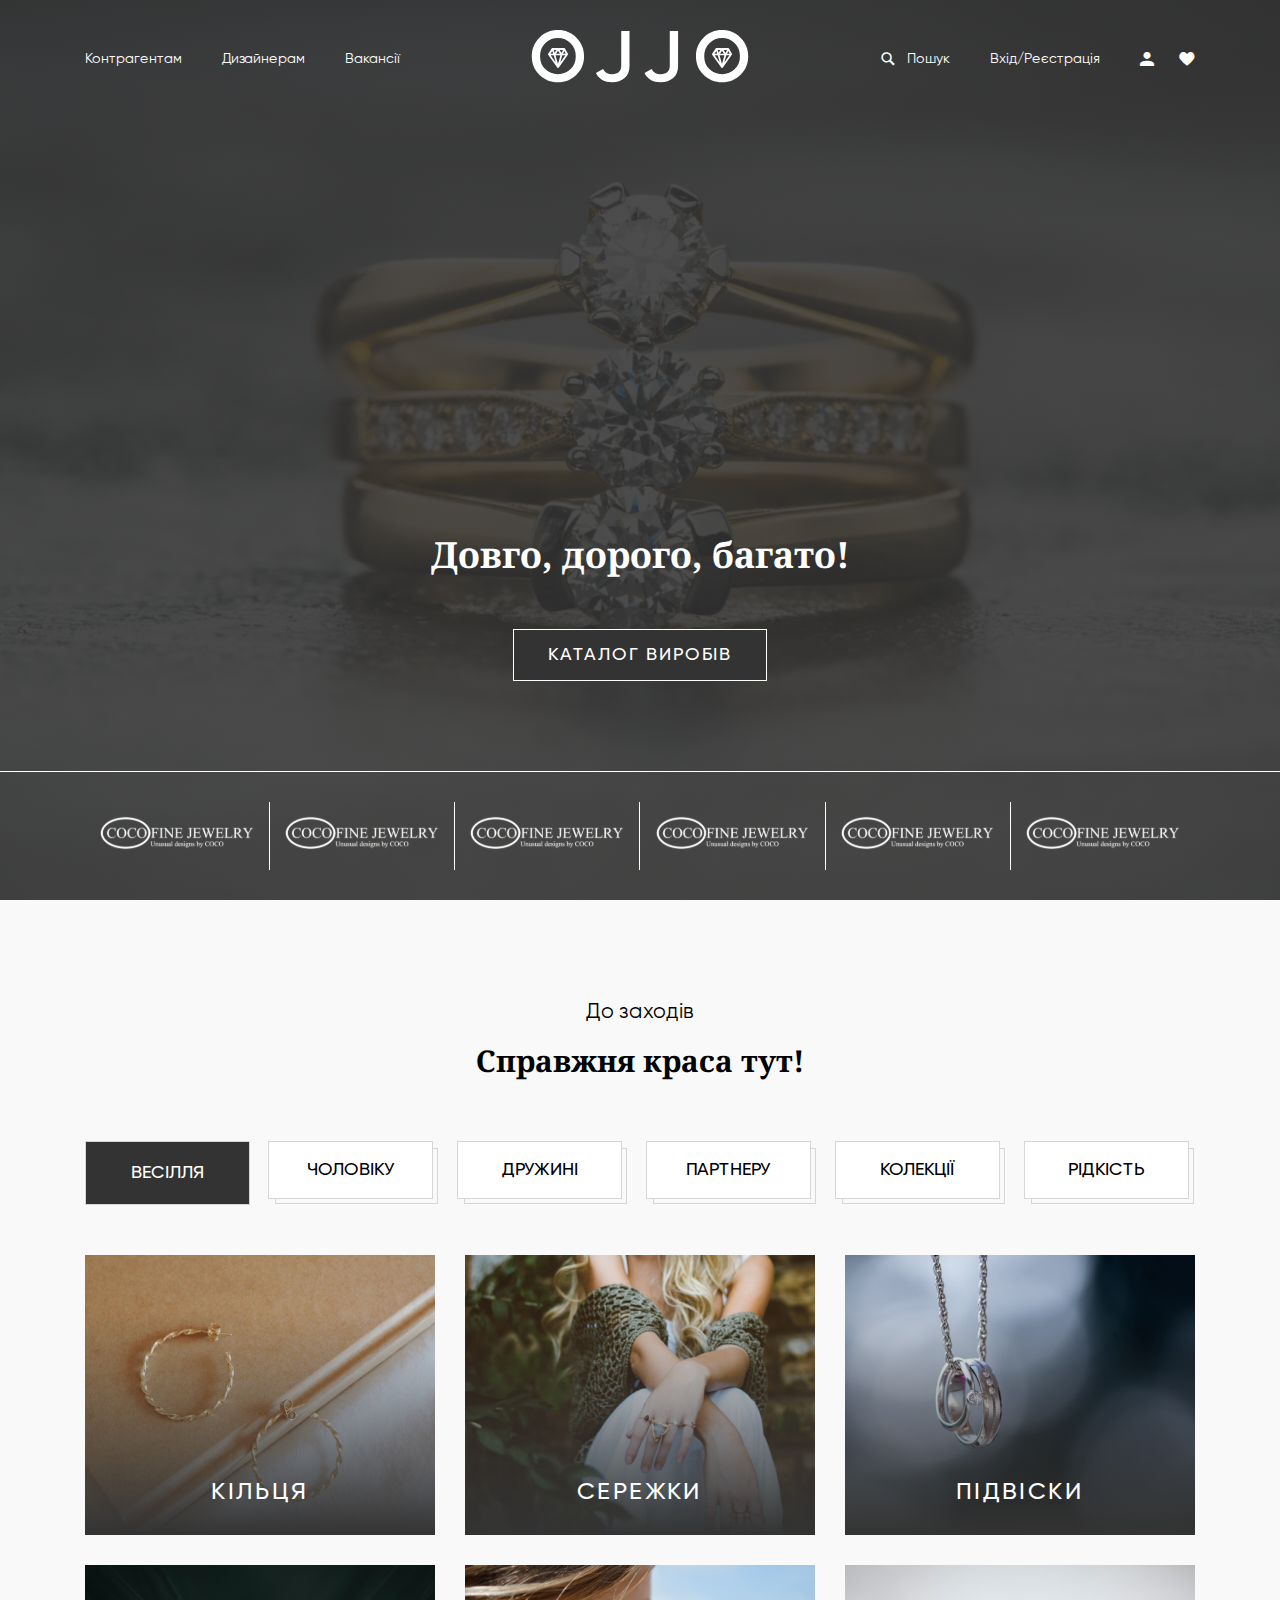
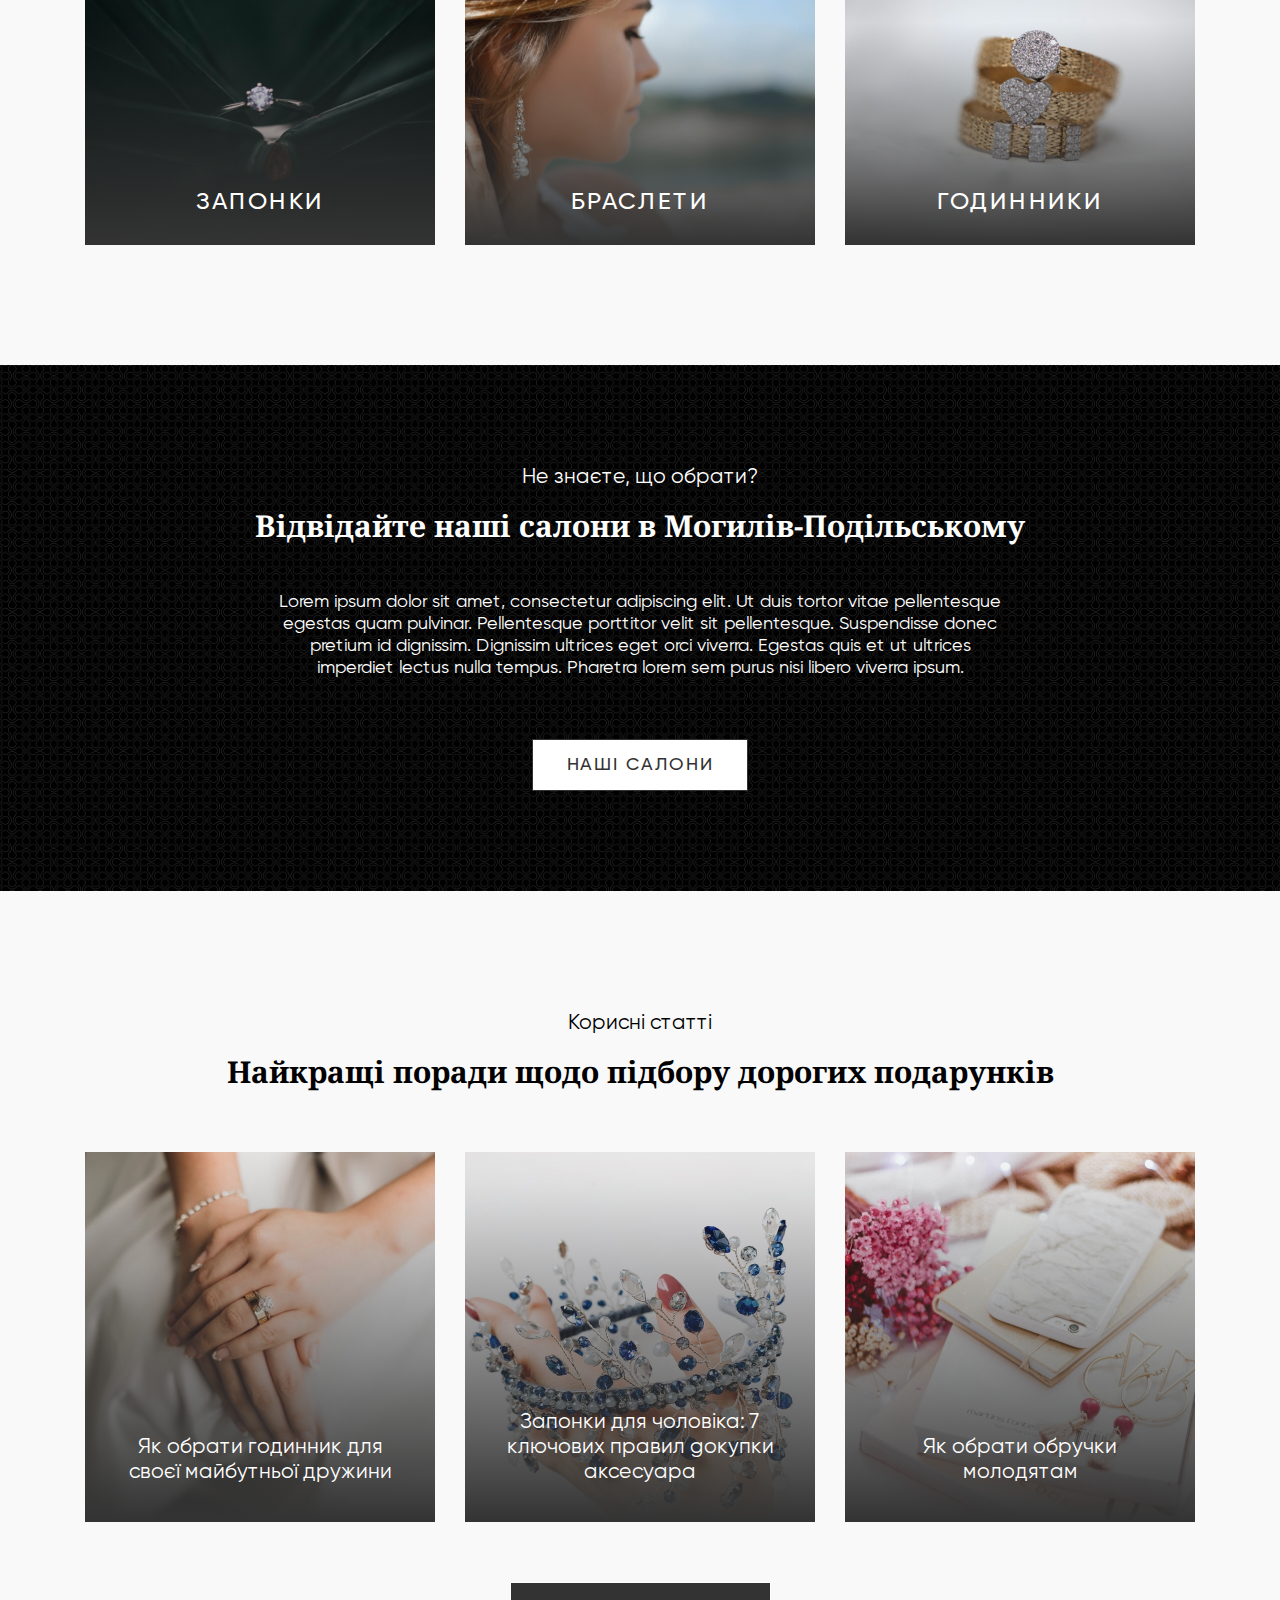
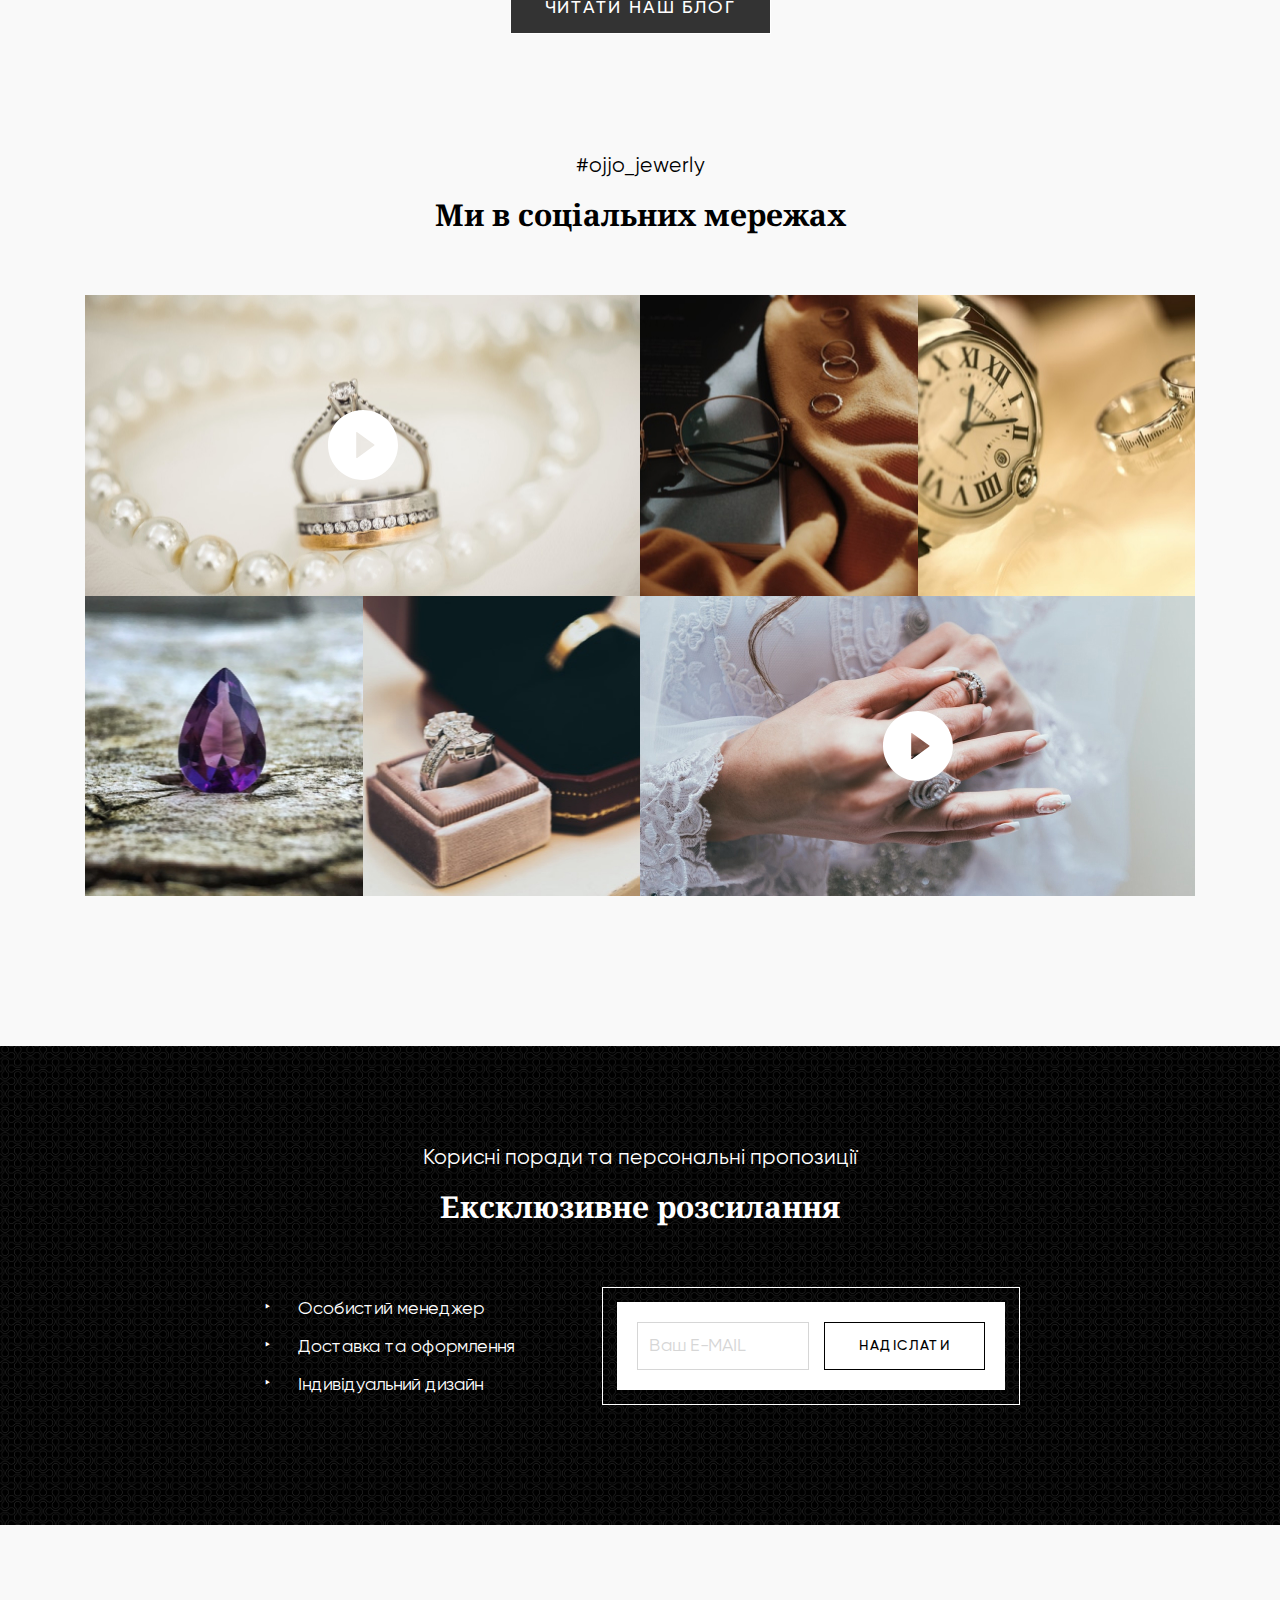
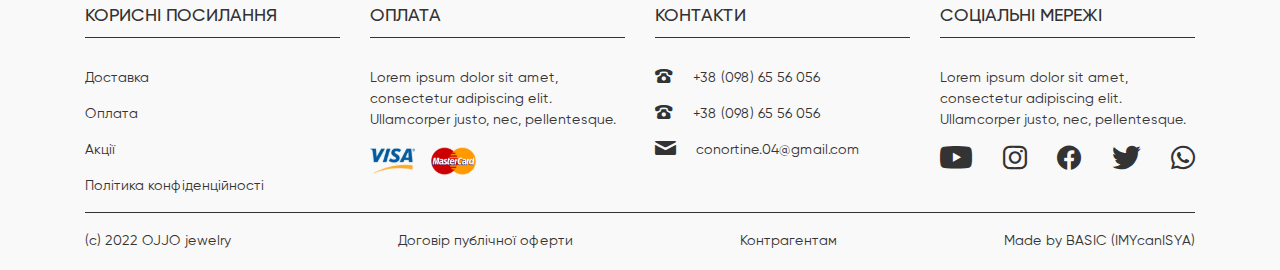
<file: index.html>
<!DOCTYPE html>
<html lang="ua">
<head>
	<meta charset="UTF-8">
	<meta name="viewport" content="width=device-width, initial-scale=1.0">
	<link rel="stylesheet" href="css/style.css">
	<link rel="stylesheet" href="css/icon.css">
	<link rel="short icon" href="img/logo/logo.svg">
	<title>OJJO | Shop</title>
</head>
<body>
	<header class="index-header">
<div class="header-nav">
	<div class="container">
		<nav class="nav-menu">
			<ul class="nav-menu__list">
				<div class="nav-menu__top">
					<li class="nav-menu__item"><a href="#" class="nav-menu__link">Контрагентам</a></li>
				    <li class="nav-menu__item"><a href="#" class="nav-menu__link">Дизайнерам</a></li>
				    <li class="nav-menu__item"><a href="#" class="nav-menu__link">Вакансії</a></li>
				</div>
				<div class="nav-menu__center">
					<li class="nav-menu__logo-item">
						<a href="index.html" class="nav-menu__logo">
							<img src="img/logo/logo.svg" alt="">
						</a>
			    	</li>
			    	<button class="burger-btn"><span></span></button>
				</div>
			    <div class="nav-menu__bottom">
			    	<li class="nav-menu__item"><a href="#" class="nav-menu__link _i-loop">Пошук</a></li>
			    	<li class="nav-menu__item"><a href="#" class="nav-menu__link">Вхід/Реєстрація</a></li>
			    	<div class="nav-menu__actions">
			    		<li class="nav-menu__item"><a href="#" class="nav-menu__link _i-profile"></a></li>
			    		<li class="nav-menu__item"><a href="#" class="nav-menu__link _i-heart"></a></li>
			    	</div>
			    </div>
			    <div class="nav-menu__social-media">
			    	<li class="nav-menu__item"><a href="#" class="nav-menu__link _i-youtube"></a></li>
			    	<li class="nav-menu__item"><a href="#" class="nav-menu__link _i-instagram"></a></li>
			    	<li class="nav-menu__item"><a href="#" class="nav-menu__link _i-facebook"></a></li>
			    	<li class="nav-menu__item"><a href="#" class="nav-menu__link _i-twitter"></a></li>
			    	<li class="nav-menu__item"><a href="#" class="nav-menu__link _i-whatsapp"></a></li>
			    </div>			    
			</ul>
		</nav>
	</div>
</div>		<div class="index-header__text">
			<div class="container">
				<p class="_title">Довго, дорого, багато!</p>
				<a href="search.html" class="index-header__btn _btn">Каталог виробів</a>
			</div>
		</div>
		<div class="index-header__brands brands-index">
			<div class="container">
				<div class="brands-index__item">
					<img src="img/index/header/brands/brand1.svg" alt="">
				</div>
				<div class="brands-index__item">
					<img src="img/index/header/brands/brand1.svg" alt="">
				</div>
				<div class="brands-index__item">
					<img src="img/index/header/brands/brand1.svg" alt="">
				</div>
				<div class="brands-index__item">
					<img src="img/index/header/brands/brand1.svg" alt="">
				</div>
				<div class="brands-index__item">
					<img src="img/index/header/brands/brand1.svg" alt="">
				</div>
				<div class="brands-index__item">
					<img src="img/index/header/brands/brand1.svg" alt="">
				</div>
			</div>
		</div>
	</header>
	<main>
		<section class="events">
			<div class="container">
				<div class="events__wrapper">
					<div class="events__subtitle _subtit">До заходів</div>
					<div class="events__title _title">Справжня краса тут!</div>
					<div class="events__gallery gallery-events">
						<div class="gallery-events__tabs tabs-gallery">
							<div class="tabs-gallery__tab _active">Весілля</div>
							<div class="tabs-gallery__tab">Чоловіку</div>
							<div class="tabs-gallery__tab">Дружині</div>
							<div class="tabs-gallery__tab">Партнеру</div>
							<div class="tabs-gallery__tab">Колекції</div>
							<div class="tabs-gallery__tab">Рідкість</div>
						</div>
						<div class="gallery-events__main main-gallery">
							<div class="main-gallery__item item-gallery">
								<img src="img/index/events/events1.jpg" alt="" class="item-gallery__img">
								<div class="item-gallery__text">Кільця</div>
							</div>
							<div class="main-gallery__item item-gallery">
								<img src="img/index/events/events2.jpg" alt="" class="item-gallery__img">
								<div class="item-gallery__text">Сережки</div>
							</div>
							<div class="main-gallery__item item-gallery">
								<img src="img/index/events/events3.jpg" alt="" class="item-gallery__img">
								<div class="item-gallery__text">Підвіски</div>
							</div>
							<div class="main-gallery__item item-gallery">
								<img src="img/index/events/events4.jpg" alt="" class="item-gallery__img">
								<div class="item-gallery__text">Запонки</div>
							</div>
							<div class="main-gallery__item item-gallery">
								<img src="img/index/events/events5.jpg" alt="" class="item-gallery__img">
								<div class="item-gallery__text">Браслети</div>
							</div>
							<div class="main-gallery__item item-gallery">
								<img src="img/index/events/events6.jpg" alt="" class="item-gallery__img">
								<div class="item-gallery__text">Годинники</div>
							</div>
						</div>
					</div>
				</div>
			</div>
		</section>
		<section class="salon">
			<div class="container">
				<div class="salon__wrapper">
					<div class="salon__subtitle _subtit">Не знаєте, що обрати?</div>
					<div class="salon__title _title">Відвідайте наші салони в Могилів-Подільському</div>
					<div class="salon__text">Lorem ipsum dolor sit amet, consectetur adipiscing elit. Ut duis tortor vitae pellentesque egestas quam pulvinar. Pellentesque porttitor velit sit pellentesque. Suspendisse donec pretium id dignissim. Dignissim ultrices eget orci viverra. Egestas quis et ut ultrices imperdiet lectus nulla tempus. Pharetra lorem sem purus nisi libero viverra ipsum.</div>
					<a href="#" class="salon__btn _btn">Наші салони</a>
				</div>
			</div>
		</section>
		<section class="blog">
			<div class="container">
				<div class="blog__wrapper">
					<div class="blog__subtitle _subtit">Корисні статті</div>
					<div class="blog__title _title">Найкращі поради щодо підбору дорогих подарунків</div>
					<div class="blog__grid grid-blog">
						<div class="grid-blog__item item-blog">
							<img src="img/index/blog/blog1.jpg" alt="" class="item-blog__img">
							<div class="item-blog__text">Як обрати годинник для своєї майбутньої дружини</div>
						</div>
						<div class="grid-blog__item item-blog">
							<img src="img/index/blog/blog2.jpg" alt="" class="item-blog__img">
							<div class="item-blog__text">Запонки для чоловіка: 7 ключових правил gокупки аксесуара</div>
						</div>
						<div class="grid-blog__item item-blog">
							<img src="img/index/blog/blog3.jpg" alt="" class="item-blog__img">
							<div class="item-blog__text">Як обрати обручки молодятам</div>
						</div>
					</div>
					<a href="#" class="blog__btn _btn">читати наш блог</a>
				</div>
			</div>
		</section>
		<section class="gallery">
			<div class="container">
				<div class="gallery__wrapper">
					<div class="gallery__subtitle _subtit">#ojjo_jewerly</div>
					<div class="gallery__title _title">Mи в соціальних мережах</div>
					<div class="gallery__grid grid-gallery">
						<div class="grid-gallery__item _big">
							<img src="img/index/gallery/gallery1.jpg" alt="" class="grid-gallery__img">
						</div>
						<div class="grid-gallery__item">
							<img src="img/index/gallery/gallery2.jpg" alt="" class="grid-gallery__img">
						</div>
						<div class="grid-gallery__item">
							<img src="img/index/gallery/gallery3.jpg" alt="" class="grid-gallery__img">
						</div>
						<div class="grid-gallery__item">
							<img src="img/index/gallery/gallery4.jpg" alt="" class="grid-gallery__img">
						</div>
						<div class="grid-gallery__item">
							<img src="img/index/gallery/gallery5.jpg" alt="" class="grid-gallery__img">
						</div>
						<div class="grid-gallery__item _big">
							<img src="img/index/gallery/gallery6.jpg" alt="" class="grid-gallery__img">
						</div>
					</div>
				</div>
			</div>
		</section>
	</main>
	<footer>
<div class="footer__top top-footer">
	<div class="container">
		<div class="top-footer__subtitle _subtit">Корисні поради та персональні пропозиції</div>
		<div class="top-footer__title _title">Ексклюзивне розсилання</div>
		<div class="top-footer__block block-top">
			<ul class="block-top__list">
				<li class="block-top__item _i-list">Особистий менеджер</li>
				<li class="block-top__item _i-list">Доставка та оформлення</li>
				<li class="block-top__item _i-list">Індивідуальний дизайн</li>
			</ul>
			<form class="block-top__form form-block">
				<div class="form-block__wrapper">
					<div class="form-block__item">
						<input id="email" type="email" class="form-block__input">
						<label for="email" class="form-block__label">Ваш E-MAIL</label>
					</div>
					<button class="form-block__btn _btn">Надіслати</button>
				</div>
			</form>
		</div>
	</div>
</div>
<div class="footer__main main-footer">
	<div class="container">
		<div class="main-footer__wrapper">
			<div class="main-footer__top top-main">
				<div class="top-main__column">
					<div class="top-main__title">Корисні посилання</div>
					<ul class="top-main__list">
						<li class="top-main__text"><a href="#" class="top-main__link">Доставка</a></li>
						<li class="top-main__text"><a href="#" class="top-main__link">Оплата</a></li>
						<li class="top-main__text"><a href="#" class="top-main__link">Акції</a></li>
						<li class="top-main__text"><a href="#" class="top-main__link">Політика конфіденційності</a></li>
					</ul>
				</div>
				<div class="top-main__column">
					<div class="top-main__title">оплата</div>
					<div class="top-main__text">Lorem ipsum dolor sit amet, consectetur adipiscing elit. Ullamcorper justo, nec, pellentesque.</div>
					<div class="top-main__cards">
						<img src="img/cards/visa.svg" alt="">
						<img src="img/cards/mastercard.svg" alt="">
					</div>
				</div>
				<div class="top-main__column">
					<a href="contacts.html" class="top-main__title">контакти</a>
					<a href="tel:380986556056" class="top-main__text _i-telephone">+38 (098) 65 56 056</a>
					<a href="tel:380986556056" class="top-main__text _i-telephone">+38 (098) 65 56 056</a>
					<a href="mailto:conortine.04@gmail.com" class="top-main__text _i-mail">conortine.04@gmail.com</a>
				</div>
				<div class="top-main__column">
					<div class="top-main__title">соціальні мережі</div>
					<div class="top-main__text">Lorem ipsum dolor sit amet, consectetur adipiscing elit. Ullamcorper justo, nec, pellentesque.</div>
					<ul class="top-main__social-media">
						<li class="nav-menu__item"><a href="#" class="nav-menu__link _i-youtube"></a></li>
			    	    <li class="nav-menu__item"><a href="#" class="nav-menu__link _i-instagram"></a></li>
			    	    <li class="nav-menu__item"><a href="#" class="nav-menu__link _i-facebook"></a></li>
			    	    <li class="nav-menu__item"><a href="#" class="nav-menu__link _i-twitter"></a></li>
			    	    <li class="nav-menu__item"><a href="#" class="nav-menu__link _i-whatsapp"></a></li>
					</ul>
				</div>
			</div>
			<div class="main-footer__bottom bottom-main">
				<div class="bottom-main__item">(c) 2022 OJJO jewelry</div>
				<a href="#" class="bottom-main__item">Договір публічної оферти</a>
				<a href="#" class="bottom-main__item">Контрагентам</a>
				<a href="#"class="bottom-main__item">Made by BASIC (IMYcanISYA)</a>
			</div>
		</div>
	</div>
</div>	</footer>
	<script src="js/script.js"></script>
</body>
</html>
</file>
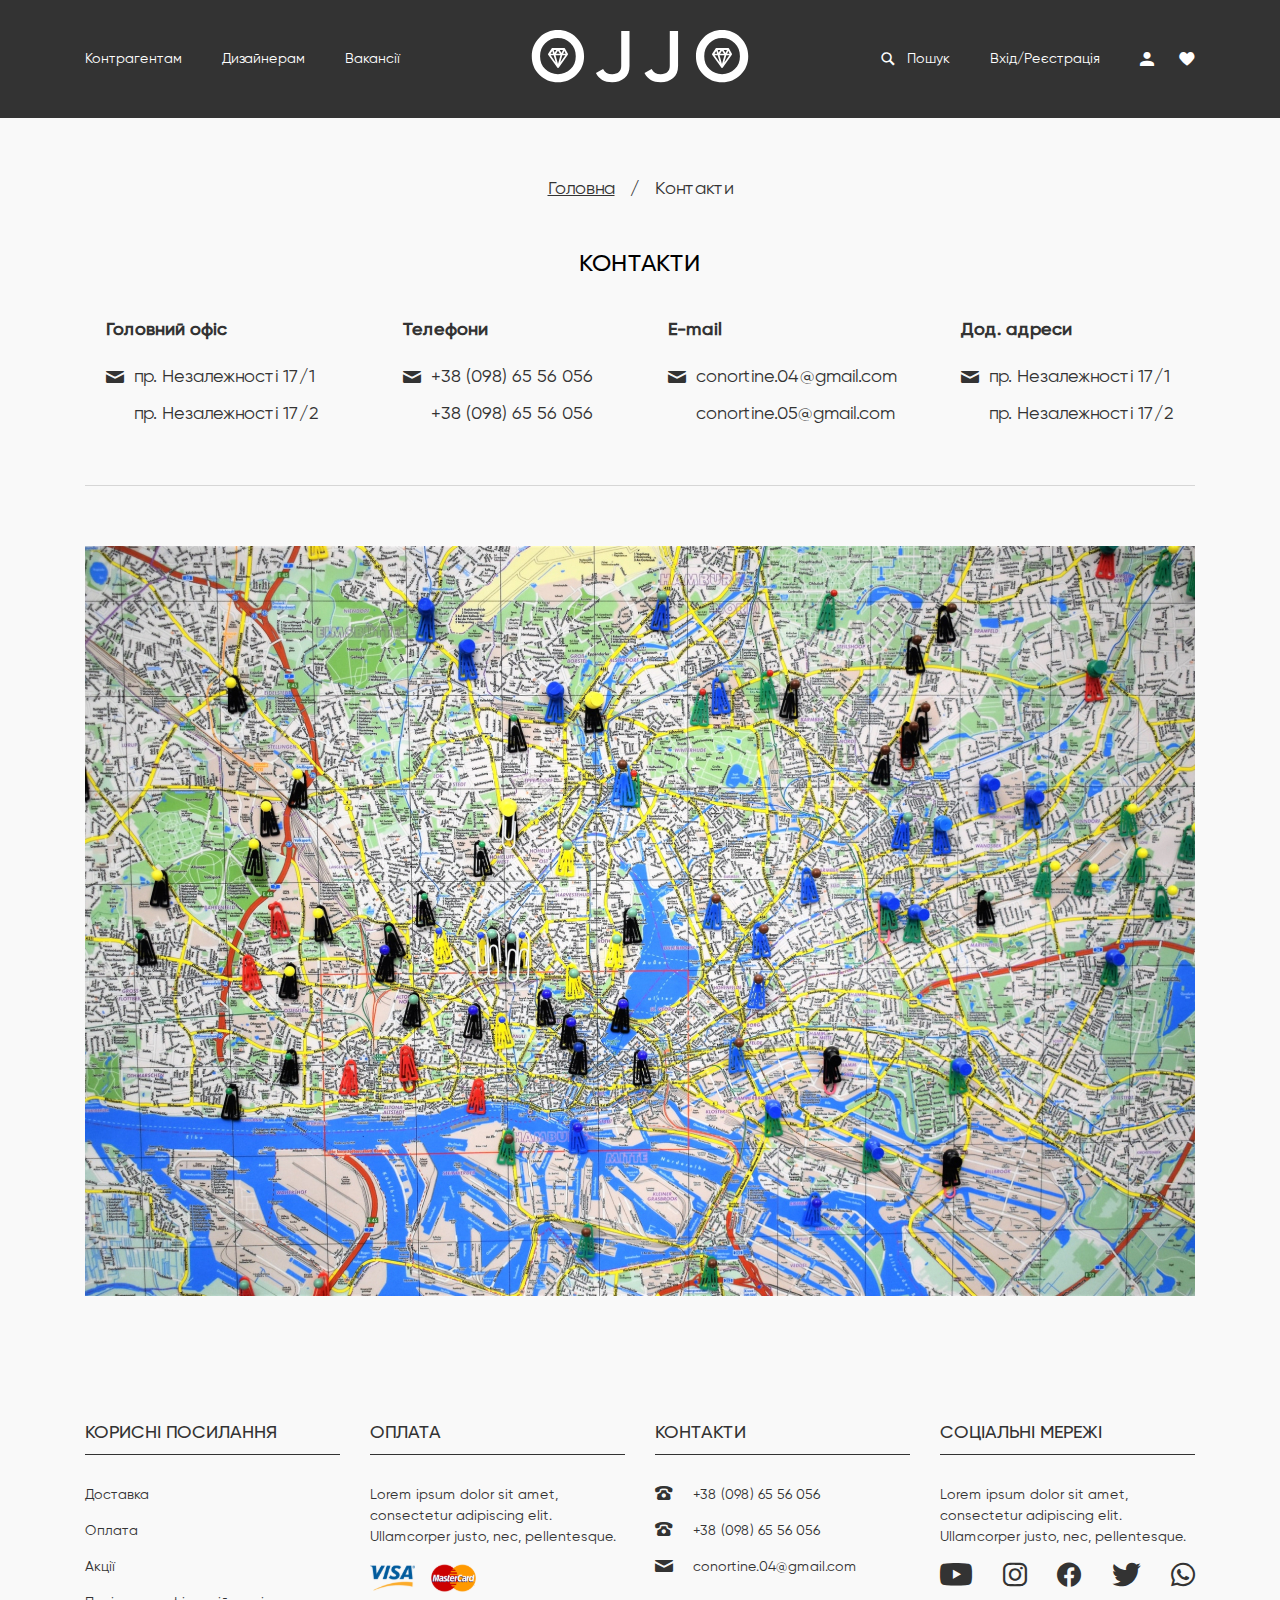
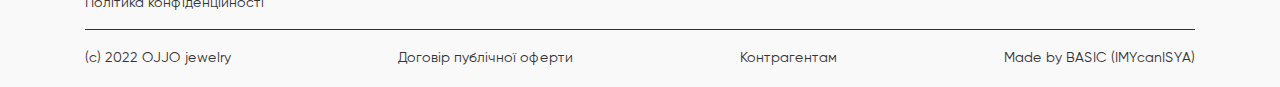
<file: contacts.html>
<!DOCTYPE html>
<html lang="ua">
<head>
	<meta charset="UTF-8">
	<meta name="viewport" content="width=device-width, initial-scale=1.0">
	<link rel="stylesheet" href="css/contacts.css">
	<link rel="stylesheet" href="css/icon.css">
	<link rel="short icon" href="img/logo/logo.svg">
	<title>OJJO | Contacts</title>
</head>
<body>
	<header>
<div class="header-nav">
	<div class="container">
		<nav class="nav-menu">
			<ul class="nav-menu__list">
				<div class="nav-menu__top">
					<li class="nav-menu__item"><a href="#" class="nav-menu__link">Контрагентам</a></li>
				    <li class="nav-menu__item"><a href="#" class="nav-menu__link">Дизайнерам</a></li>
				    <li class="nav-menu__item"><a href="#" class="nav-menu__link">Вакансії</a></li>
				</div>
				<div class="nav-menu__center">
					<li class="nav-menu__logo-item">
						<a href="index.html" class="nav-menu__logo">
							<img src="img/logo/logo.svg" alt="">
						</a>
			    	</li>
			    	<button class="burger-btn"><span></span></button>
				</div>
			    <div class="nav-menu__bottom">
			    	<li class="nav-menu__item"><a href="#" class="nav-menu__link _i-loop">Пошук</a></li>
			    	<li class="nav-menu__item"><a href="#" class="nav-menu__link">Вхід/Реєстрація</a></li>
			    	<div class="nav-menu__actions">
			    		<li class="nav-menu__item"><a href="#" class="nav-menu__link _i-profile"></a></li>
			    		<li class="nav-menu__item"><a href="#" class="nav-menu__link _i-heart"></a></li>
			    	</div>
			    </div>
			    <div class="nav-menu__social-media">
			    	<li class="nav-menu__item"><a href="#" class="nav-menu__link _i-youtube"></a></li>
			    	<li class="nav-menu__item"><a href="#" class="nav-menu__link _i-instagram"></a></li>
			    	<li class="nav-menu__item"><a href="#" class="nav-menu__link _i-facebook"></a></li>
			    	<li class="nav-menu__item"><a href="#" class="nav-menu__link _i-twitter"></a></li>
			    	<li class="nav-menu__item"><a href="#" class="nav-menu__link _i-whatsapp"></a></li>
			    </div>			    
			</ul>
		</nav>
	</div>
</div>	</header>
	<main>
		<section class="main">
			<div class="container">
				<div class="main__wrapper">
					<div class="main__dist">
						<a href="#">Головна</a>
						<span>Контакти</span>
					</div>
					<div class="main__title">Контакти</div>
					<div class="main__grid grid-main">
						<div class="grid-main__item item-main">
							<div class="item-main__title">Головний офіс</div>
							<div class="item-main__wrapper _i-mail">
								<ul class="item-main__content">
									<li class="item-main__item"><a href="#" class="item-main__text">пр. Незалежності 17/1</a></li>
									<li class="item-main__item"><a href="#" class="item-main__text">пр. Незалежності 17/2</a></li>
								</ul>
							</div>
						</div>
						<div class="grid-main__item item-main">
							<div class="item-main__title">Телефони</div>
							<div class="item-main__wrapper _i-mail">
								<ul class="item-main__content">
									<li class="item-main__item"><a href="#" class="item-main__text">+38 (098) 65 56 056</a></li>
									<li class="item-main__item"><a href="#" class="item-main__text">+38 (098) 65 56 056</a></li>
								</ul>
							</div>
						</div>
						<div class="grid-main__item item-main">
							<div class="item-main__title">E-mail</div>
							<div class="item-main__wrapper _i-mail">
								<ul class="item-main__content">
									<li class="item-main__item"><a href="#" class="item-main__text">conortine.04@gmail.com</a></li>
									<li class="item-main__item"><a href="#" class="item-main__text">conortine.05@gmail.com</a></li>
								</ul>
							</div>
						</div>
						<div class="grid-main__item item-main">
							<div class="item-main__title">Дод. адреси</div>
							<div class="item-main__wrapper _i-mail">
								<ul class="item-main__content">
									<li class="item-main__item"><a href="#" class="item-main__text">пр. Незалежності 17/1</a></li>
									<li class="item-main__item"><a href="#" class="item-main__text">пр. Незалежності 17/2</a></li>
								</ul>
							</div>
						</div>
					</div>
					<img src="img/map/map.jpg" alt="" class="main__map">
				</div>
			</div>
		</section>
	</main>
	<footer class="footer-contacts">
<div class="footer__top top-footer">
	<div class="container">
		<div class="top-footer__subtitle _subtit">Корисні поради та персональні пропозиції</div>
		<div class="top-footer__title _title">Ексклюзивне розсилання</div>
		<div class="top-footer__block block-top">
			<ul class="block-top__list">
				<li class="block-top__item _i-list">Особистий менеджер</li>
				<li class="block-top__item _i-list">Доставка та оформлення</li>
				<li class="block-top__item _i-list">Індивідуальний дизайн</li>
			</ul>
			<form class="block-top__form form-block">
				<div class="form-block__wrapper">
					<div class="form-block__item">
						<input id="email" type="email" class="form-block__input">
						<label for="email" class="form-block__label">Ваш E-MAIL</label>
					</div>
					<button class="form-block__btn _btn">Надіслати</button>
				</div>
			</form>
		</div>
	</div>
</div>
<div class="footer__main main-footer">
	<div class="container">
		<div class="main-footer__wrapper">
			<div class="main-footer__top top-main">
				<div class="top-main__column">
					<div class="top-main__title">Корисні посилання</div>
					<ul class="top-main__list">
						<li class="top-main__text"><a href="#" class="top-main__link">Доставка</a></li>
						<li class="top-main__text"><a href="#" class="top-main__link">Оплата</a></li>
						<li class="top-main__text"><a href="#" class="top-main__link">Акції</a></li>
						<li class="top-main__text"><a href="#" class="top-main__link">Політика конфіденційності</a></li>
					</ul>
				</div>
				<div class="top-main__column">
					<div class="top-main__title">оплата</div>
					<div class="top-main__text">Lorem ipsum dolor sit amet, consectetur adipiscing elit. Ullamcorper justo, nec, pellentesque.</div>
					<div class="top-main__cards">
						<img src="img/cards/visa.svg" alt="">
						<img src="img/cards/mastercard.svg" alt="">
					</div>
				</div>
				<div class="top-main__column">
					<a href="contacts.html" class="top-main__title">контакти</a>
					<a href="tel:380986556056" class="top-main__text _i-telephone">+38 (098) 65 56 056</a>
					<a href="tel:380986556056" class="top-main__text _i-telephone">+38 (098) 65 56 056</a>
					<a href="mailto:conortine.04@gmail.com" class="top-main__text _i-mail">conortine.04@gmail.com</a>
				</div>
				<div class="top-main__column">
					<div class="top-main__title">соціальні мережі</div>
					<div class="top-main__text">Lorem ipsum dolor sit amet, consectetur adipiscing elit. Ullamcorper justo, nec, pellentesque.</div>
					<ul class="top-main__social-media">
						<li class="nav-menu__item"><a href="#" class="nav-menu__link _i-youtube"></a></li>
			    	    <li class="nav-menu__item"><a href="#" class="nav-menu__link _i-instagram"></a></li>
			    	    <li class="nav-menu__item"><a href="#" class="nav-menu__link _i-facebook"></a></li>
			    	    <li class="nav-menu__item"><a href="#" class="nav-menu__link _i-twitter"></a></li>
			    	    <li class="nav-menu__item"><a href="#" class="nav-menu__link _i-whatsapp"></a></li>
					</ul>
				</div>
			</div>
			<div class="main-footer__bottom bottom-main">
				<div class="bottom-main__item">(c) 2022 OJJO jewelry</div>
				<a href="#" class="bottom-main__item">Договір публічної оферти</a>
				<a href="#" class="bottom-main__item">Контрагентам</a>
				<a href="#"class="bottom-main__item">Made by BASIC (IMYcanISYA)</a>
			</div>
		</div>
	</div>
</div>	</footer>
	<script src="js/search.js"></script>
</body>
</html>
</file>
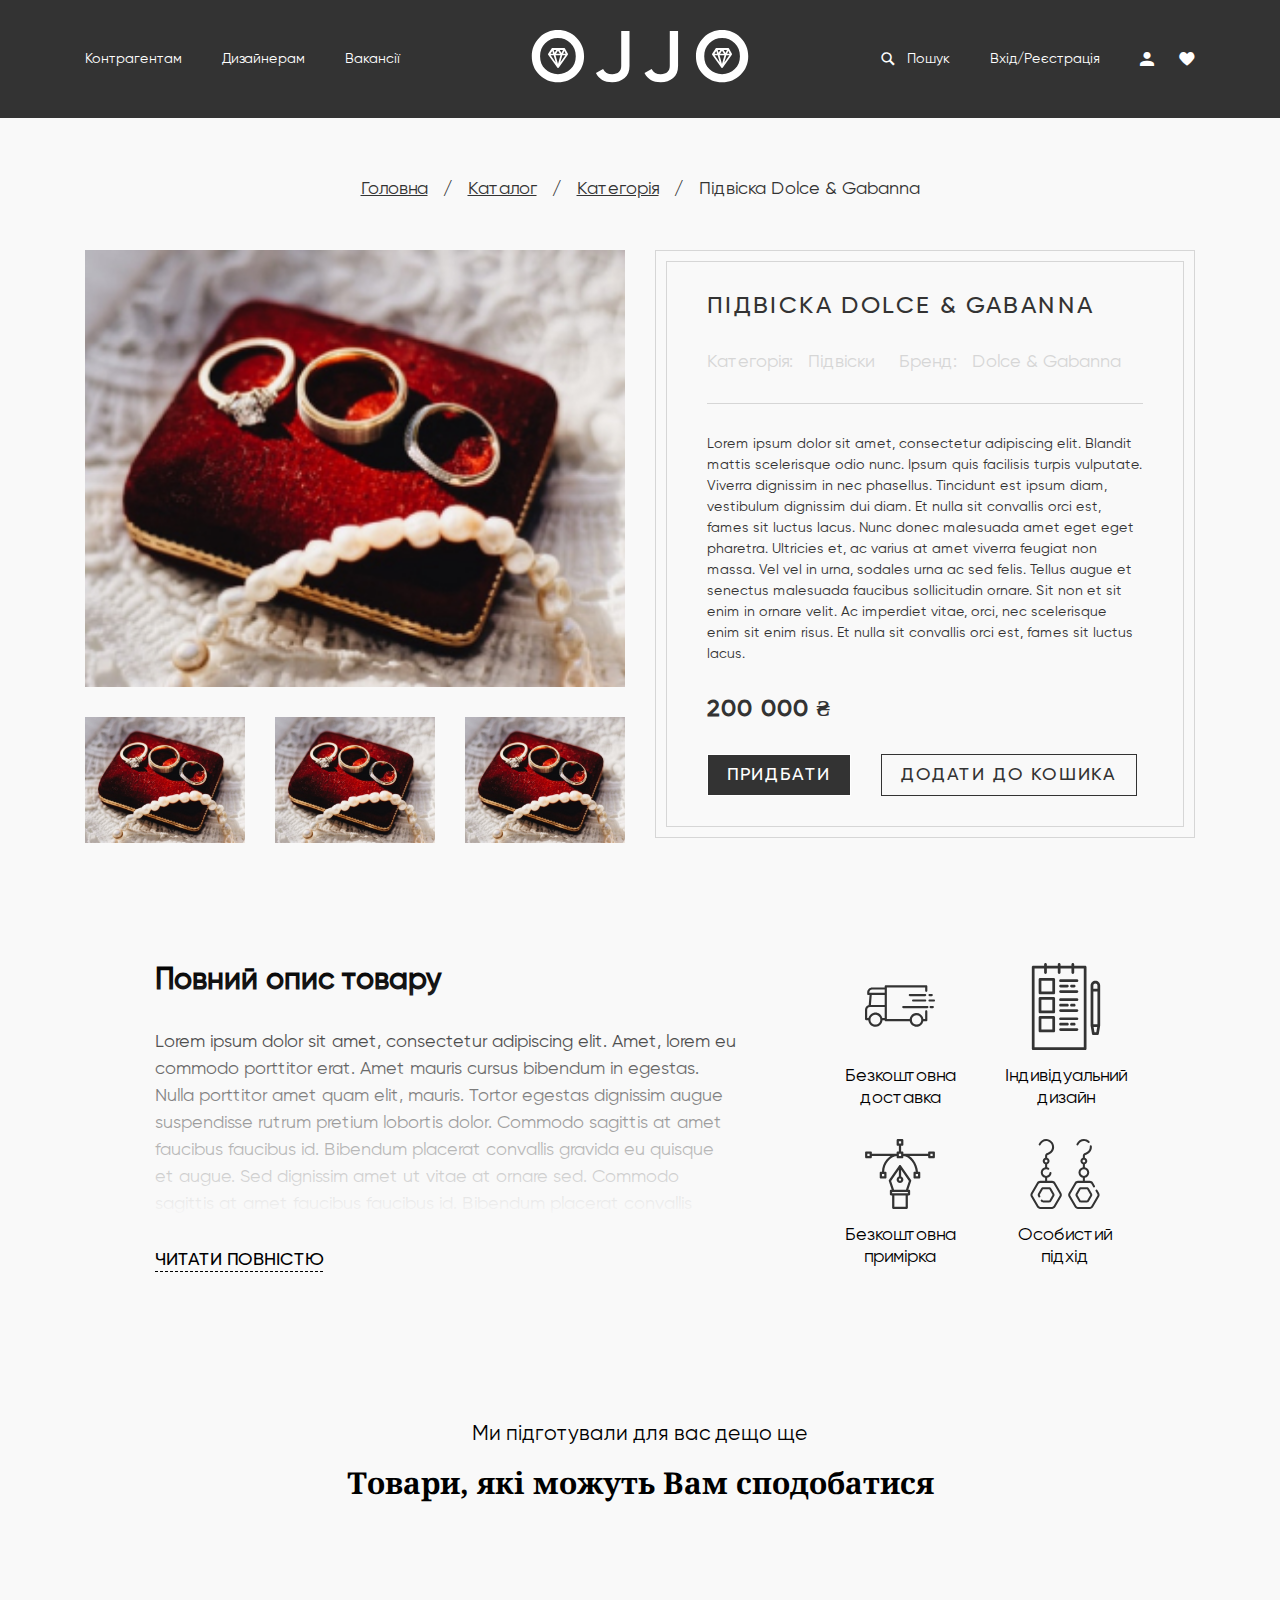
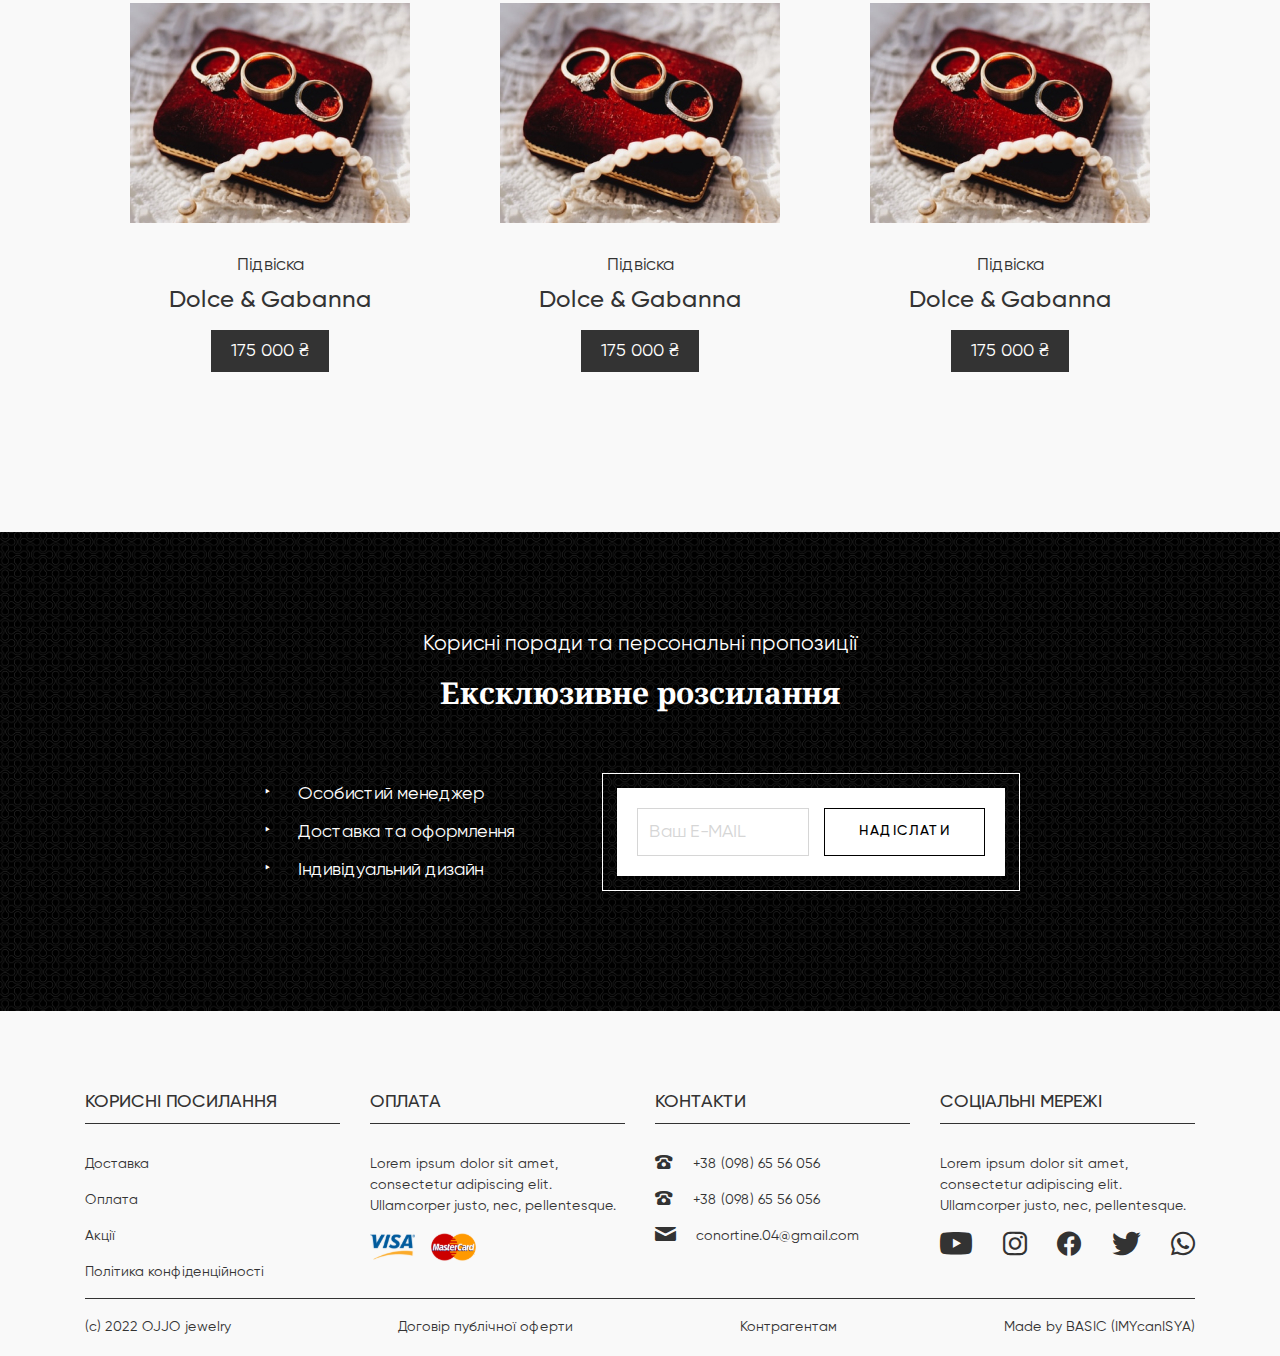
<file: item.html>
<!DOCTYPE html>
<html lang="ua">
<head>
	<meta charset="UTF-8">
	<meta name="viewport" content="width=device-width, initial-scale=1.0">
	<link rel="stylesheet" href="css/item.css">
	<link rel="stylesheet" href="css/icon.css">
	<link rel="short icon" href="img/logo/logo.svg">
	<title>OJJO | Dolce & Gabanna</title>
</head>
<body>
	<header>
<div class="header-nav">
	<div class="container">
		<nav class="nav-menu">
			<ul class="nav-menu__list">
				<div class="nav-menu__top">
					<li class="nav-menu__item"><a href="#" class="nav-menu__link">Контрагентам</a></li>
				    <li class="nav-menu__item"><a href="#" class="nav-menu__link">Дизайнерам</a></li>
				    <li class="nav-menu__item"><a href="#" class="nav-menu__link">Вакансії</a></li>
				</div>
				<div class="nav-menu__center">
					<li class="nav-menu__logo-item">
						<a href="index.html" class="nav-menu__logo">
							<img src="img/logo/logo.svg" alt="">
						</a>
			    	</li>
			    	<button class="burger-btn"><span></span></button>
				</div>
			    <div class="nav-menu__bottom">
			    	<li class="nav-menu__item"><a href="#" class="nav-menu__link _i-loop">Пошук</a></li>
			    	<li class="nav-menu__item"><a href="#" class="nav-menu__link">Вхід/Реєстрація</a></li>
			    	<div class="nav-menu__actions">
			    		<li class="nav-menu__item"><a href="#" class="nav-menu__link _i-profile"></a></li>
			    		<li class="nav-menu__item"><a href="#" class="nav-menu__link _i-heart"></a></li>
			    	</div>
			    </div>
			    <div class="nav-menu__social-media">
			    	<li class="nav-menu__item"><a href="#" class="nav-menu__link _i-youtube"></a></li>
			    	<li class="nav-menu__item"><a href="#" class="nav-menu__link _i-instagram"></a></li>
			    	<li class="nav-menu__item"><a href="#" class="nav-menu__link _i-facebook"></a></li>
			    	<li class="nav-menu__item"><a href="#" class="nav-menu__link _i-twitter"></a></li>
			    	<li class="nav-menu__item"><a href="#" class="nav-menu__link _i-whatsapp"></a></li>
			    </div>			    
			</ul>
		</nav>
	</div>
</div>	</header>
	<main>
		<section class="main">
			<div class="container">
				<div class="main__wrapper">
					<div class="main__dist">
						<a href="#">Головна</a>
						<a href="#">Каталог</a>
						<a href="#">Категорія</a>
						<span>Підвіска Dolce & Gabanna</span>
					</div>
					<div class="main__block block-main">
						<div class="block-main__images images-block">
							<img src="img/item/item1.jpg" alt="" class="images-block__img _big">
							<img src="img/item/item1.jpg" alt="" class="images-block__img">
							<img src="img/item/item1.jpg" alt="" class="images-block__img">
							<img src="img/item/item1.jpg" alt="" class="images-block__img">
						</div>
						<div class="block-main__content content-block">
							<div class="content-block__wrapper">
								<div class="content-block__title">Підвіска Dolce & Gabanna</div>
								<div class="content-block__info">
									<div class="content-block__type">
										<span>Категорія:</span>
										<span>Підвіски</span>
									</div>
									<div class="content-block__brand">
										<span>Бренд:</span>
										<span>Dolce & Gabanna</span>
									</div>
								</div>
								<p class="content-block__desc">Lorem ipsum dolor sit amet, consectetur adipiscing elit. Blandit mattis scelerisque odio nunc. Ipsum quis facilisis turpis vulputate. Viverra dignissim in nec phasellus. Tincidunt est ipsum diam, vestibulum dignissim dui diam. Et nulla sit convallis orci est, fames sit luctus lacus. Nunc donec malesuada amet eget eget pharetra. Ultricies et, ac varius at amet viverra feugiat non massa.
Vel vel in urna, sodales urna ac sed felis. Tellus augue et senectus malesuada faucibus sollicitudin ornare. Sit non et sit enim in ornare velit. Ac imperdiet vitae, orci, nec scelerisque enim sit enim risus. 
Et nulla sit convallis orci est, fames sit luctus lacus. 
</p>
								<div class="content-block__price">200 000 ₴</div>
								<div class="content-block__actions">
									<a href="#" class="content-block__buy _btn">Придбати</a>
									<button class="content-block__add _btn">Додати до кошика</button>
								</div>
							</div>
						</div>
					</div>
				</div>
			</div>
		</section>
		<section class="text">
			<div class="container">
				<div class="text__wrapper">
					<div class="text__left">
						<div class="text__title">Повний опис товару</div>
						<p>Lorem ipsum dolor sit amet, consectetur adipiscing elit. Amet, lorem eu commodo porttitor erat. Amet mauris cursus bibendum in egestas. Nulla porttitor amet quam elit, mauris. Tortor egestas dignissim augue suspendisse rutrum pretium lobortis dolor. Commodo sagittis at amet faucibus faucibus id. Bibendum placerat convallis gravida eu quisque et augue. Sed dignissim amet ut vitae at ornare sed.
                        Commodo sagittis at amet faucibus faucibus id. Bibendum placerat convallis gravida eu quisque et augue. Sed dignissim amet ut vitae at ornare sed.</p>
                        <span>Читати повністю</span>
					</div>
					<div class="text__right">
						<div class="text__item item-text">
							<img src="img/search/text/text1.svg" alt="" class="item-text__img">
							<p class="item-text__text">
								Безкоштовна доставка
							</p>
						</div>
						<div class="text__item item-text">
							<img src="img/search/text/text2.svg" alt="" class="item-text__img">
							<p class="item-text__text">
								Індивідуальний дизайн
							</p>
						</div>
						<div class="text__item item-text">
							<img src="img/search/text/text3.svg" alt="" class="item-text__img">
							<p class="item-text__text">
								Безкоштовна примірка
							</p>
						</div>
						<div class="text__item item-text">
							<img src="img/search/text/text4.svg" alt="" class="item-text__img">
							<p class="item-text__text">
								Особистий підхід
							</p>
						</div>
					</div>
				</div>
			</div>
		</section>
		<section class="more">
			<div class="container">
				<div class="more__wrapper">
					<div class="more__subtitle _subtit">Ми підготували для вас дещо ще</div>
					<div class="more__title _title">Товари, які можуть Вам сподобатися</div>
					<div class="more__grid grid-more">
						<a href="item.html" class="item grid-more__item item-more">
							<img src="img/item/item1.jpg" alt="" class="item__img item-more__img">
							<div class="item__type item-more__type">Підвіска</div>
							<div class="item__title item-more__title">Dolce & Gabanna</div>
							<div class="item__price item-more__price">175 000 ₴</div>
						</a>
						<a href="item.html" class="item grid-more__item item-more">
							<img src="img/item/item1.jpg" alt="" class="item__img item-more__img">
							<div class="item__type item-more__type">Підвіска</div>
							<div class="item__title item-more__title">Dolce & Gabanna</div>
							<div class="item__price item-more__price">175 000 ₴</div>
						</a>
						<a href="item.html" class="item grid-more__item item-more">
							<img src="img/item/item1.jpg" alt="" class="item__img item-more__img">
							<div class="item__type item-more__type">Підвіска</div>
							<div class="item__title item-more__title">Dolce & Gabanna</div>
							<div class="item__price item-more__price">175 000 ₴</div>
						</a>
					</div>
				</div>
			</div>
		</section>
	</main>
	<footer>
<div class="footer__top top-footer">
	<div class="container">
		<div class="top-footer__subtitle _subtit">Корисні поради та персональні пропозиції</div>
		<div class="top-footer__title _title">Ексклюзивне розсилання</div>
		<div class="top-footer__block block-top">
			<ul class="block-top__list">
				<li class="block-top__item _i-list">Особистий менеджер</li>
				<li class="block-top__item _i-list">Доставка та оформлення</li>
				<li class="block-top__item _i-list">Індивідуальний дизайн</li>
			</ul>
			<form class="block-top__form form-block">
				<div class="form-block__wrapper">
					<div class="form-block__item">
						<input id="email" type="email" class="form-block__input">
						<label for="email" class="form-block__label">Ваш E-MAIL</label>
					</div>
					<button class="form-block__btn _btn">Надіслати</button>
				</div>
			</form>
		</div>
	</div>
</div>
<div class="footer__main main-footer">
	<div class="container">
		<div class="main-footer__wrapper">
			<div class="main-footer__top top-main">
				<div class="top-main__column">
					<div class="top-main__title">Корисні посилання</div>
					<ul class="top-main__list">
						<li class="top-main__text"><a href="#" class="top-main__link">Доставка</a></li>
						<li class="top-main__text"><a href="#" class="top-main__link">Оплата</a></li>
						<li class="top-main__text"><a href="#" class="top-main__link">Акції</a></li>
						<li class="top-main__text"><a href="#" class="top-main__link">Політика конфіденційності</a></li>
					</ul>
				</div>
				<div class="top-main__column">
					<div class="top-main__title">оплата</div>
					<div class="top-main__text">Lorem ipsum dolor sit amet, consectetur adipiscing elit. Ullamcorper justo, nec, pellentesque.</div>
					<div class="top-main__cards">
						<img src="img/cards/visa.svg" alt="">
						<img src="img/cards/mastercard.svg" alt="">
					</div>
				</div>
				<div class="top-main__column">
					<a href="contacts.html" class="top-main__title">контакти</a>
					<a href="tel:380986556056" class="top-main__text _i-telephone">+38 (098) 65 56 056</a>
					<a href="tel:380986556056" class="top-main__text _i-telephone">+38 (098) 65 56 056</a>
					<a href="mailto:conortine.04@gmail.com" class="top-main__text _i-mail">conortine.04@gmail.com</a>
				</div>
				<div class="top-main__column">
					<div class="top-main__title">соціальні мережі</div>
					<div class="top-main__text">Lorem ipsum dolor sit amet, consectetur adipiscing elit. Ullamcorper justo, nec, pellentesque.</div>
					<ul class="top-main__social-media">
						<li class="nav-menu__item"><a href="#" class="nav-menu__link _i-youtube"></a></li>
			    	    <li class="nav-menu__item"><a href="#" class="nav-menu__link _i-instagram"></a></li>
			    	    <li class="nav-menu__item"><a href="#" class="nav-menu__link _i-facebook"></a></li>
			    	    <li class="nav-menu__item"><a href="#" class="nav-menu__link _i-twitter"></a></li>
			    	    <li class="nav-menu__item"><a href="#" class="nav-menu__link _i-whatsapp"></a></li>
					</ul>
				</div>
			</div>
			<div class="main-footer__bottom bottom-main">
				<div class="bottom-main__item">(c) 2022 OJJO jewelry</div>
				<a href="#" class="bottom-main__item">Договір публічної оферти</a>
				<a href="#" class="bottom-main__item">Контрагентам</a>
				<a href="#"class="bottom-main__item">Made by BASIC (IMYcanISYA)</a>
			</div>
		</div>
	</div>
</div>	</footer>
	<script src="js/search.js"></script>
</body>
</html>
</file>
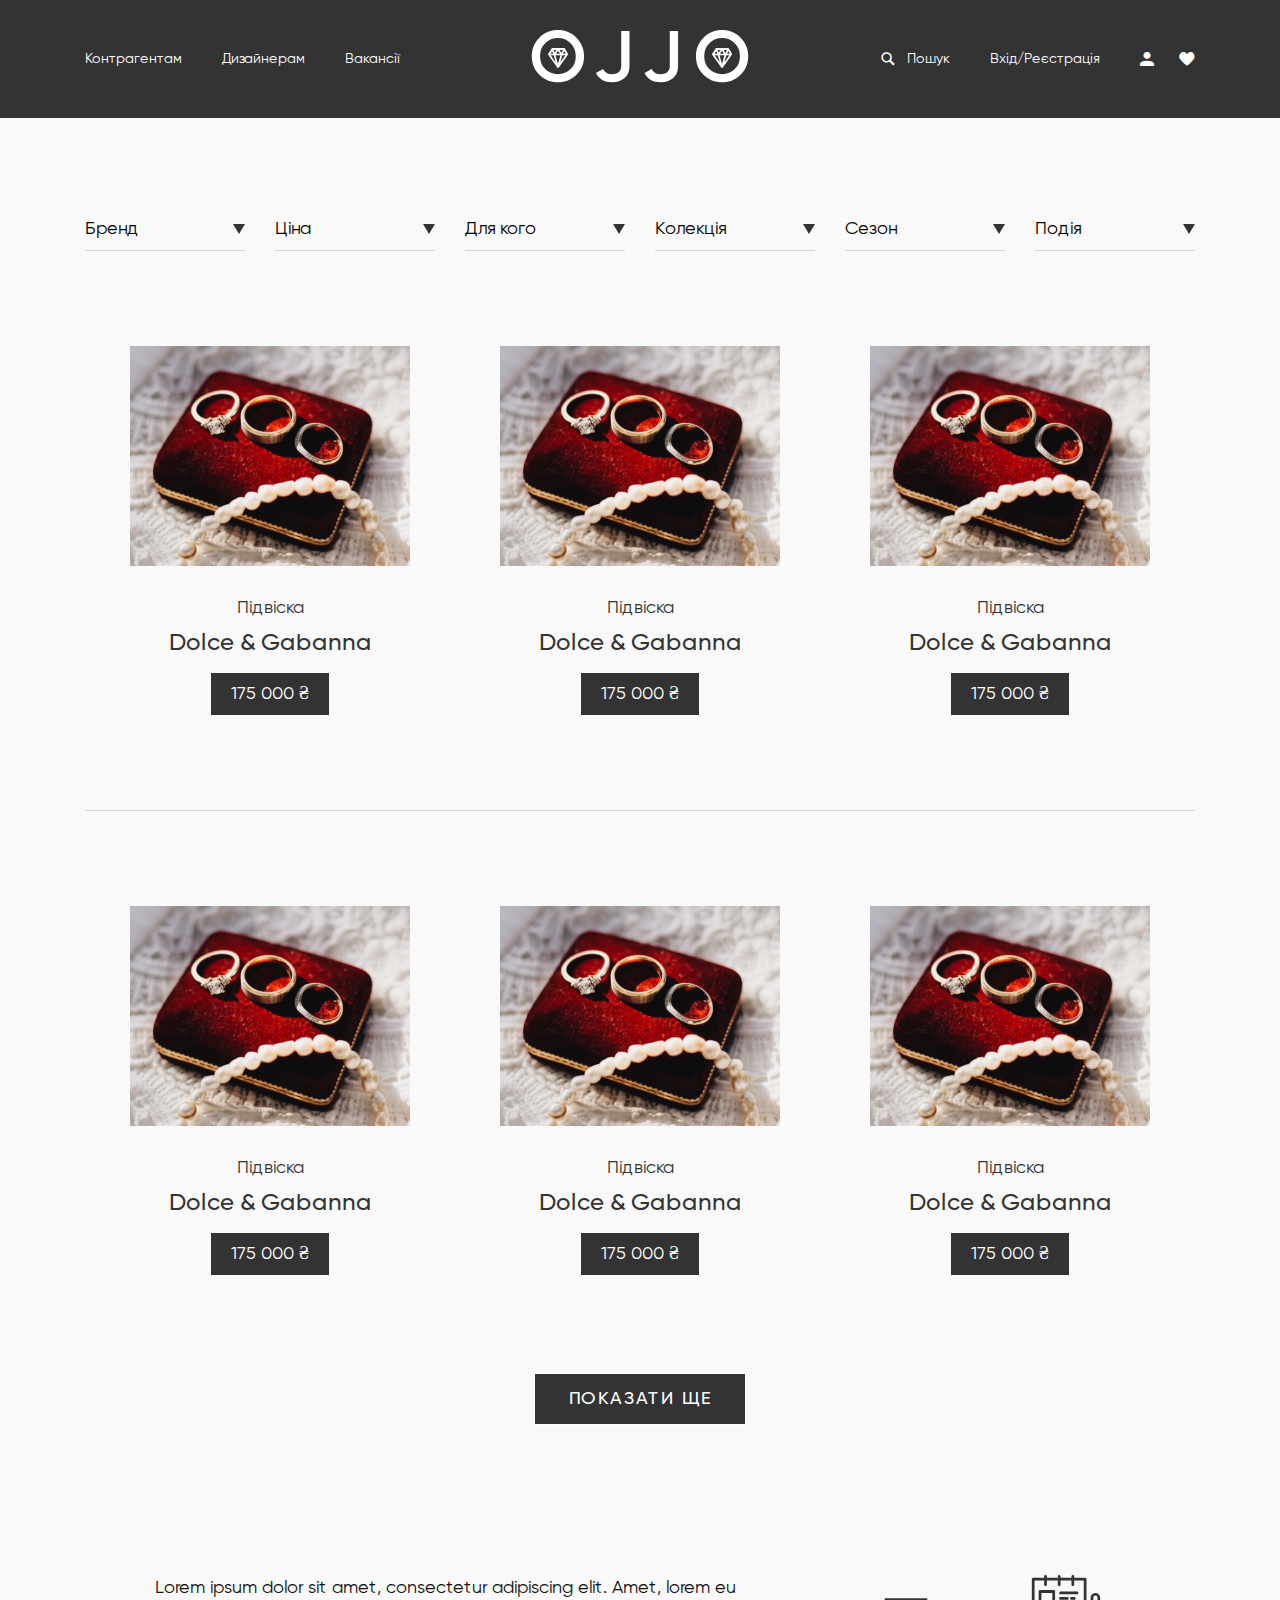
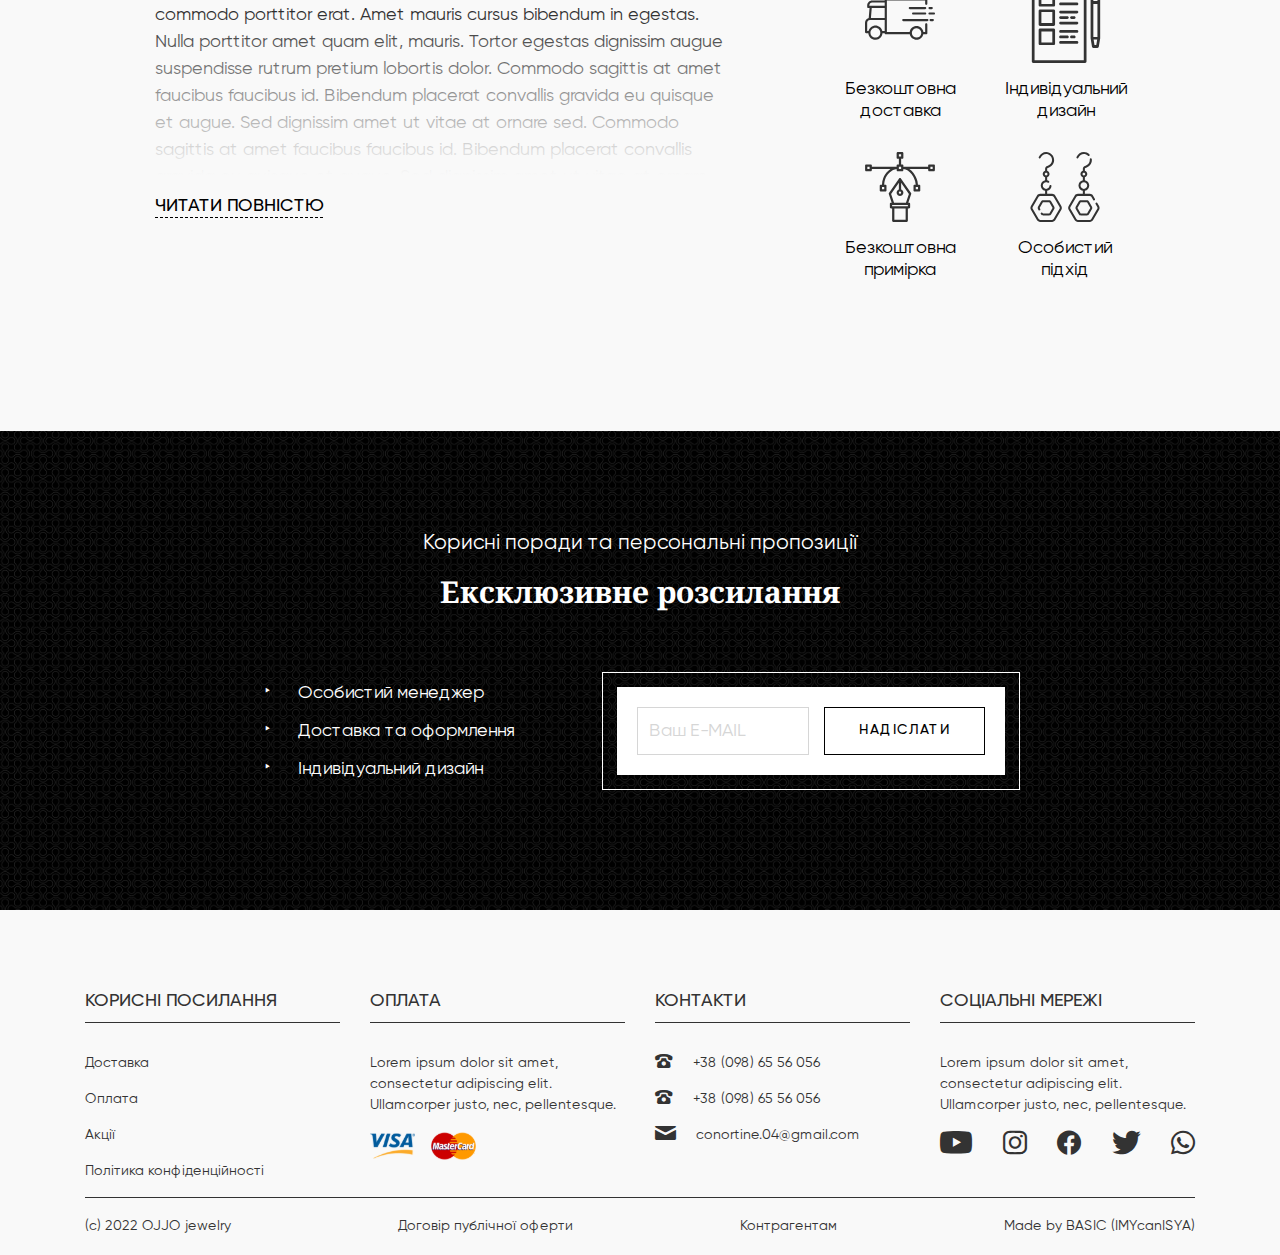
<file: search.html>
<!DOCTYPE html>
<html lang="ua">
<head>
	<meta charset="UTF-8">
	<meta name="viewport" content="width=device-width, initial-scale=1.0">
	<link rel="stylesheet" href="css/search.css">
	<link rel="stylesheet" href="css/icon.css">
	<link rel="short icon" href="img/logo/logo.svg">
	<title>OJJO | Search</title>
</head>
<body>
	<header>
<div class="header-nav">
	<div class="container">
		<nav class="nav-menu">
			<ul class="nav-menu__list">
				<div class="nav-menu__top">
					<li class="nav-menu__item"><a href="#" class="nav-menu__link">Контрагентам</a></li>
				    <li class="nav-menu__item"><a href="#" class="nav-menu__link">Дизайнерам</a></li>
				    <li class="nav-menu__item"><a href="#" class="nav-menu__link">Вакансії</a></li>
				</div>
				<div class="nav-menu__center">
					<li class="nav-menu__logo-item">
						<a href="index.html" class="nav-menu__logo">
							<img src="img/logo/logo.svg" alt="">
						</a>
			    	</li>
			    	<button class="burger-btn"><span></span></button>
				</div>
			    <div class="nav-menu__bottom">
			    	<li class="nav-menu__item"><a href="#" class="nav-menu__link _i-loop">Пошук</a></li>
			    	<li class="nav-menu__item"><a href="#" class="nav-menu__link">Вхід/Реєстрація</a></li>
			    	<div class="nav-menu__actions">
			    		<li class="nav-menu__item"><a href="#" class="nav-menu__link _i-profile"></a></li>
			    		<li class="nav-menu__item"><a href="#" class="nav-menu__link _i-heart"></a></li>
			    	</div>
			    </div>
			    <div class="nav-menu__social-media">
			    	<li class="nav-menu__item"><a href="#" class="nav-menu__link _i-youtube"></a></li>
			    	<li class="nav-menu__item"><a href="#" class="nav-menu__link _i-instagram"></a></li>
			    	<li class="nav-menu__item"><a href="#" class="nav-menu__link _i-facebook"></a></li>
			    	<li class="nav-menu__item"><a href="#" class="nav-menu__link _i-twitter"></a></li>
			    	<li class="nav-menu__item"><a href="#" class="nav-menu__link _i-whatsapp"></a></li>
			    </div>			    
			</ul>
		</nav>
	</div>
</div>	</header>
	<main>
		<section class="main">
			<div class="container">
				<div class="main__wrapper">
					<div class="main__filter filter-main">
						<div class="filter-main__item _brand">
							<button class="filter-main__btn">Бренд</button>
							<div class="filter-main__block block-filter">
								<div class="block-filter__main">
									<div class="block-filter__item">
										<input id="versacci" type="checkbox" class="block-filter__input">
										<label for="versacci" class="block-filter__label">Versacci</label>
									</div>
									<div class="block-filter__item">
										<input id="trebbo" type="checkbox" class="block-filter__input">
										<label for="trebbo" class="block-filter__label">Trebbo</label>
									</div>
									<div class="block-filter__item">
										<input id="jewelry" type="checkbox" class="block-filter__input">
										<label for="jewelry" class="block-filter__label">Jewelry for you family</label>
									</div>
									<div class="block-filter__item">
										<input id="ghoret" type="checkbox" class="block-filter__input">
										<label for="ghoret" class="block-filter__label">VIP ghoret</label>
									</div>
									<div class="block-filter__item">
										<input id="dolce_gabanna" type="checkbox" class="block-filter__input">
										<label for="dolce_gabanna" class="block-filter__label">Dolce & Gabanna</label>
									</div>
								</div>
								<div class="block-filter__bottom">
									<button class="block-filter__clear">очистити</button>
									<button class="block-filter__search">показати</button>
								</div>
							</div>
						</div>
						<div class="filter-main__item _price">
							<button class="filter-main__btn">Ціна</button>
							<div class="filter-main__block block-filter">
								<div class="block-filter__main">
									<div class="block-filter__item">
										<span class="block-filter__type">Від</span>
										<div><input type="number" class="block-filter__input">
										<span>тис. грн</span></div>
										
									</div>
									<div class="block-filter__item">
										<span class="block-filter__type">До</span>
										<div><input type="number" class="block-filter__input">
										<span>тис. грн</span></div>
									</div>
								</div>
								<div class="block-filter__bottom">
									<button class="block-filter__clear">очистити</button>
									<button class="block-filter__search">показати</button>
								</div>
							</div>
						</div>
						<div class="filter-main__item">
							<button class="filter-main__btn">Для кого</button>
						</div>
						<div class="filter-main__item">
							<button class="filter-main__btn">Колекція</button>
						</div>
						<div class="filter-main__item">
							<button class="filter-main__btn">Сезон</button>
						</div>
						<div class="filter-main__item">
							<button class="filter-main__btn">Подія</button>
						</div>																						
					</div>
					<div class="main__result result-main">
						<a href="item.html" class="item result-main__item item-result">
							<img src="img/item/item1.jpg" alt="" class="item__img item-result__img">
							<div class="item__type item-result__type">Підвіска</div>
							<div class="item__title item-result__title">Dolce & Gabanna</div>
							<div class="item__price item-result__price">175 000 ₴</div>
						</a>
						<a href="item.html" class="item result-main__item item-result">
							<img src="img/item/item1.jpg" alt="" class="item__img item-result__img">
							<div class="item__type item-result__type">Підвіска</div>
							<div class="item__title item-result__title">Dolce & Gabanna</div>
							<div class="item__price item-result__price">175 000 ₴</div>
						</a>
						<a href="item.html" class="item result-main__item item-result">
							<img src="img/item/item1.jpg" alt="" class="item__img item-result__img">
							<div class="item__type item-result__type">Підвіска</div>
							<div class="item__title item-result__title">Dolce & Gabanna</div>
							<div class="item__price item-result__price">175 000 ₴</div>
						</a>
						<a href="item.html" class="item result-main__item item-result">
							<img src="img/item/item1.jpg" alt="" class="item__img item-result__img">
							<div class="item__type item-result__type">Підвіска</div>
							<div class="item__title item-result__title">Dolce & Gabanna</div>
							<div class="item__price item-result__price">175 000 ₴</div>
						</a>
						<a href="item.html" class="item result-main__item item-result">
							<img src="img/item/item1.jpg" alt="" class="item__img item-result__img">
							<div class="item__type item-result__type">Підвіска</div>
							<div class="item__title item-result__title">Dolce & Gabanna</div>
							<div class="item__price item-result__price">175 000 ₴</div>
						</a>
						<a href="item.html" class="item result-main__item item-result">
							<img src="img/item/item1.jpg" alt="" class="item__img item-result__img">
							<div class="item__type item-result__type">Підвіска</div>
							<div class="item__title item-result__title">Dolce & Gabanna</div>
							<div class="item__price item-result__price">175 000 ₴</div>
						</a>
					</div>
					<a href="#" class="main__btn _btn">Показати ще</a>
				</div>
			</div>
		</section>
		<section class="text">
			<div class="container">
				<div class="text__wrapper">
					<div class="text__left">
						<p>Lorem ipsum dolor sit amet, consectetur adipiscing elit. Amet, lorem eu commodo porttitor erat. Amet mauris cursus bibendum in egestas. Nulla porttitor amet quam elit, mauris. Tortor egestas dignissim augue suspendisse rutrum pretium lobortis dolor. Commodo sagittis at amet faucibus faucibus id. Bibendum placerat convallis gravida eu quisque et augue. Sed dignissim amet ut vitae at ornare sed.
                        Commodo sagittis at amet faucibus faucibus id. Bibendum placerat convallis gravida eu quisque et augue. Sed dignissim amet ut vitae at ornare sed.</p>
                        <span>Читати повністю</span>
					</div>
					<div class="text__right">
						<div class="text__item item-text">
							<img src="img/search/text/text1.svg" alt="" class="item-text__img">
							<p class="item-text__text">
								Безкоштовна доставка
							</p>
						</div>
						<div class="text__item item-text">
							<img src="img/search/text/text2.svg" alt="" class="item-text__img">
							<p class="item-text__text">
								Індивідуальний дизайн
							</p>
						</div>
						<div class="text__item item-text">
							<img src="img/search/text/text3.svg" alt="" class="item-text__img">
							<p class="item-text__text">
								Безкоштовна примірка
							</p>
						</div>
						<div class="text__item item-text">
							<img src="img/search/text/text4.svg" alt="" class="item-text__img">
							<p class="item-text__text">
								Особистий підхід
							</p>
						</div>
					</div>
				</div>
			</div>
		</section>
	</main>
	<footer>
<div class="footer__top top-footer">
	<div class="container">
		<div class="top-footer__subtitle _subtit">Корисні поради та персональні пропозиції</div>
		<div class="top-footer__title _title">Ексклюзивне розсилання</div>
		<div class="top-footer__block block-top">
			<ul class="block-top__list">
				<li class="block-top__item _i-list">Особистий менеджер</li>
				<li class="block-top__item _i-list">Доставка та оформлення</li>
				<li class="block-top__item _i-list">Індивідуальний дизайн</li>
			</ul>
			<form class="block-top__form form-block">
				<div class="form-block__wrapper">
					<div class="form-block__item">
						<input id="email" type="email" class="form-block__input">
						<label for="email" class="form-block__label">Ваш E-MAIL</label>
					</div>
					<button class="form-block__btn _btn">Надіслати</button>
				</div>
			</form>
		</div>
	</div>
</div>
<div class="footer__main main-footer">
	<div class="container">
		<div class="main-footer__wrapper">
			<div class="main-footer__top top-main">
				<div class="top-main__column">
					<div class="top-main__title">Корисні посилання</div>
					<ul class="top-main__list">
						<li class="top-main__text"><a href="#" class="top-main__link">Доставка</a></li>
						<li class="top-main__text"><a href="#" class="top-main__link">Оплата</a></li>
						<li class="top-main__text"><a href="#" class="top-main__link">Акції</a></li>
						<li class="top-main__text"><a href="#" class="top-main__link">Політика конфіденційності</a></li>
					</ul>
				</div>
				<div class="top-main__column">
					<div class="top-main__title">оплата</div>
					<div class="top-main__text">Lorem ipsum dolor sit amet, consectetur adipiscing elit. Ullamcorper justo, nec, pellentesque.</div>
					<div class="top-main__cards">
						<img src="img/cards/visa.svg" alt="">
						<img src="img/cards/mastercard.svg" alt="">
					</div>
				</div>
				<div class="top-main__column">
					<a href="contacts.html" class="top-main__title">контакти</a>
					<a href="tel:380986556056" class="top-main__text _i-telephone">+38 (098) 65 56 056</a>
					<a href="tel:380986556056" class="top-main__text _i-telephone">+38 (098) 65 56 056</a>
					<a href="mailto:conortine.04@gmail.com" class="top-main__text _i-mail">conortine.04@gmail.com</a>
				</div>
				<div class="top-main__column">
					<div class="top-main__title">соціальні мережі</div>
					<div class="top-main__text">Lorem ipsum dolor sit amet, consectetur adipiscing elit. Ullamcorper justo, nec, pellentesque.</div>
					<ul class="top-main__social-media">
						<li class="nav-menu__item"><a href="#" class="nav-menu__link _i-youtube"></a></li>
			    	    <li class="nav-menu__item"><a href="#" class="nav-menu__link _i-instagram"></a></li>
			    	    <li class="nav-menu__item"><a href="#" class="nav-menu__link _i-facebook"></a></li>
			    	    <li class="nav-menu__item"><a href="#" class="nav-menu__link _i-twitter"></a></li>
			    	    <li class="nav-menu__item"><a href="#" class="nav-menu__link _i-whatsapp"></a></li>
					</ul>
				</div>
			</div>
			<div class="main-footer__bottom bottom-main">
				<div class="bottom-main__item">(c) 2022 OJJO jewelry</div>
				<a href="#" class="bottom-main__item">Договір публічної оферти</a>
				<a href="#" class="bottom-main__item">Контрагентам</a>
				<a href="#"class="bottom-main__item">Made by BASIC (IMYcanISYA)</a>
			</div>
		</div>
	</div>
</div>	</footer>
	<script src="js/search.js"></script>
</body>
</html>
</file>
<file: css/style.css>
@import url("https://fonts.googleapis.com/css2?family=Noto+Serif:wght@700&display=swap");
:root {
  --clr-primary: #fff;
  --clr-accent: #333333;
  --clr-grey: #D6D6D6;
  --font-1: "Gilroy";
  --font-2: "Noto Serif";
  --font-body: 400 18px Gilroy;
  --transition: all 0.3s ease-out;
}

@font-face {
  font-family: "Gilroy";
  src: url("../fonts/Gilroy-Regular.eot");
  src: local("Gilroy Regular"), local("Gilroy-Regular"), url("../fonts/Gilroy-Regular.eot?#iefix") format("embedded-opentype"), url("../fonts/Gilroy-Regular.woff2") format("woff2"), url("../fonts/Gilroy-Regular.woff") format("woff"), url("../fonts/Gilroy-Regular.ttf") format("truetype");
  font-weight: normal;
  font-style: normal;
}
@font-face {
  font-family: "Gilroy";
  src: url("../fonts/Gilroy-Medium.eot");
  src: local("Gilroy Medium"), local("Gilroy-Medium"), url("../fonts/Gilroy-Medium.eot?#iefix") format("embedded-opentype"), url("../fonts/Gilroy-Medium.woff2") format("woff2"), url("../fonts/Gilroy-Medium.woff") format("woff"), url("../fonts/Gilroy-Medium.ttf") format("truetype");
  font-weight: 500;
  font-style: normal;
}
html {
  scroll-behavior: smooth;
}

*,
*::before,
*::after {
  margin: 0;
  padding: 0;
  -webkit-box-sizing: border-box;
          box-sizing: border-box;
}

ul,
ol {
  list-style: none;
}

img {
  width: 100%;
  -o-object-fit: cover;
     object-fit: cover;
}

a:visited,
input,
button,
textarea,
select {
  font: inherit;
}

@media (prefers-reduced-motion: reduce) {
  * {
    -webkit-animation-duration: 0.01ms !important;
            animation-duration: 0.01ms !important;
    -webkit-animation-iteration-count: 1 !important;
            animation-iteration-count: 1 !important;
    -webkit-transition-duration: 0.01ms !important;
            transition-duration: 0.01ms !important;
    scroll-behavior: auto !important;
  }
}
body {
  color: var(--clr-font);
  background-color: #f9f9f9;
  font: var(--font-body);
  min-height: 100vh;
}

button {
  cursor: pointer;
  background-color: transparent;
  border: none;
}

a {
  text-decoration: none;
}

._lock {
  overflow: hidden;
}

.container {
  max-width: 1140px;
  padding: 0px 15px;
  margin: 0 auto;
}

._btn {
  text-transform: uppercase;
  font: 500 18px var(--font-1);
  padding: 14px 34px;
  border: 1px solid;
  display: inline-block;
  letter-spacing: 0.1em;
}
@media (max-width: 425px) {
  ._btn {
    width: 100%;
  }
}

._title {
  font: 700 30px var(--font-2);
}

._subtit {
  font-size: 21px;
}

.item {
  width: 100%;
  padding: 0px 45px;
  text-align: center;
}
@media (max-width: 425px) {
  .item {
    padding: 0px;
  }
}
.item__img {
  width: 280px;
  height: 220px;
  margin-bottom: 25px;
}
@media (max-width: 425px) {
  .item__img {
    width: 100%;
  }
}
.item__type {
  margin-bottom: 10px;
}
.item__title {
  margin-bottom: 15px;
  font: 500 24px var(--font-1);
}
.item__price {
  padding: 10px 20px;
  font: 400 18px var(--font-1);
  background-color: var(--clr-accent);
  color: var(--clr-primary);
  display: inline-block;
}

.main__dist {
  display: -webkit-box;
  display: -ms-flexbox;
  display: flex;
  white-space: nowrap;
  -ms-flex-wrap: wrap;
      flex-wrap: wrap;
  -webkit-box-pack: center;
      -ms-flex-pack: center;
          justify-content: center;
  row-gap: 15px;
  margin-bottom: 50px;
  text-align: center;
}
.main__dist a {
  text-decoration: underline;
}
.main__dist a:after {
  content: "/";
  display: inline-block;
  margin: 0px 15px;
}

header {
  position: relative;
  z-index: 100;
}
header * {
  color: var(--clr-primary);
}
header .header-nav {
  padding: 30px 0px;
  background-color: var(--clr-accent);
}
@media (max-width: 768px) {
  header .header-nav {
    padding: 0px;
  }
}
header .nav-menu {
  font-size: 14px;
  white-space: nowrap;
  display: -webkit-box;
  display: -ms-flexbox;
  display: flex;
  -webkit-box-align: center;
      -ms-flex-align: center;
          align-items: center;
}
@media (max-width: 768px) {
  header .nav-menu {
    -webkit-box-orient: vertical;
    -webkit-box-direction: normal;
        -ms-flex-direction: column;
            flex-direction: column;
  }
}
header .nav-menu__list {
  display: -ms-grid;
  display: grid;
  -ms-grid-columns: 1fr 16px auto 16px 1fr;
  grid-template-columns: 1fr auto 1fr;
  gap: 16px;
  width: 100%;
  -webkit-box-align: center;
      -ms-flex-align: center;
          align-items: center;
}
@media (max-width: 768px) {
  header .nav-menu__list {
    display: block;
    position: fixed;
    width: 100vw;
    height: 100vh;
    padding: 80px 15px 30px 15px;
    left: -100%;
    background-color: var(--clr-accent);
    -webkit-transition: var(--transition);
    transition: var(--transition);
  }
}
header .nav-menu__list._active {
  left: 0;
}
header .nav-menu__top {
  display: -webkit-box;
  display: -ms-flexbox;
  display: flex;
  gap: clamp(1rem, -2.097rem + 6.45vw, 2.5rem);
}
@media (max-width: 768px) {
  header .nav-menu__top {
    display: block;
  }
}
header .nav-menu__link {
  display: -webkit-box;
  display: -ms-flexbox;
  display: flex;
  -webkit-box-align: center;
      -ms-flex-align: center;
          align-items: center;
  gap: 12px;
}
@media (max-width: 1024px) {
  header .nav-menu__link._i-loop::before {
    display: none;
  }
}
@media (max-width: 768px) {
  header .nav-menu__link {
    font-size: 24px;
    display: block;
    margin: 30px 0px;
  }
}
header .nav-menu__center {
  display: -webkit-box;
  display: -ms-flexbox;
  display: flex;
  -webkit-box-align: center;
      -ms-flex-align: center;
          align-items: center;
  -webkit-box-pack: justify;
      -ms-flex-pack: justify;
          justify-content: space-between;
  gap: 16px;
}
@media (max-width: 768px) {
  header .nav-menu__center {
    position: fixed;
    width: 100vw;
    padding: 15px;
    top: 0;
    left: 0;
    background-color: var(--clr-accent);
  }
}
header .nav-menu__bottom {
  display: -webkit-box;
  display: -ms-flexbox;
  display: flex;
  -ms-grid-column-align: end;
      justify-self: end;
  gap: clamp(1rem, -2.097rem + 6.45vw, 2.5rem);
}
@media (max-width: 768px) {
  header .nav-menu__bottom {
    display: block;
  }
}
header .nav-menu__actions {
  display: -webkit-box;
  display: -ms-flexbox;
  display: flex;
  -webkit-box-align: center;
      -ms-flex-align: center;
          align-items: center;
  gap: clamp(0.938rem, -0.353rem + 2.69vw, 1.563rem);
}
@media (max-width: 768px) {
  header .nav-menu__actions {
    gap: 30px;
    border-top: 1px solid var(--clr-primary);
    border-bottom: 1px solid var(--clr-primary);
  }
  header .nav-menu__actions .nav-menu__link {
    font-size: 32px;
  }
}
header .nav-menu__social-media {
  display: none;
}
@media (max-width: 768px) {
  header .nav-menu__social-media {
    display: -webkit-box;
    display: -ms-flexbox;
    display: flex;
    -webkit-box-align: center;
        -ms-flex-align: center;
            align-items: center;
    -webkit-box-pack: justify;
        -ms-flex-pack: justify;
            justify-content: space-between;
  }
  header .nav-menu__social-media .nav-menu__link {
    font-size: 32px;
  }
}

footer .footer__top {
  padding: 100px 0px 120px;
  text-align: center;
  color: var(--clr-primary);
  background: url("../img/bg.jpg") center/cover no-repeat;
}
footer .footer__top .container {
  max-width: 790px;
}
footer .top-footer__subtitle {
  margin-bottom: 15px;
}
footer .top-footer__title {
  margin-bottom: 60px;
}
footer .top-footer__block {
  display: -ms-grid;
  display: grid;
  -webkit-box-align: center;
      -ms-flex-align: center;
          align-items: center;
  -ms-grid-columns: calc(45% - clamp(1.25rem, -31.853rem + 51.72vw, 5rem)) clamp(1.25rem, -31.853rem + 51.72vw, 5rem) 55%;
  grid-template-columns: calc(45% - clamp(1.25rem, -31.853rem + 51.72vw, 5rem)) 55%;
  gap: clamp(1.25rem, -31.853rem + 51.72vw, 5rem);
}
@media (max-width: 768px) {
  footer .top-footer__block {
    display: block;
  }
}
footer .block-top__list {
  text-align: left;
}
@media (max-width: 768px) {
  footer .block-top__list {
    display: inline-block;
    margin-bottom: 40px;
  }
}
footer .block-top__item {
  display: block;
  margin: 15px 0px;
}
footer .block-top__item:first-child, footer .block-top__item:last-child {
  margin: 0;
}
footer .block-top__item::before {
  padding-right: 20px;
}
footer .form-block {
  width: 100%;
  border: 1px solid var(--clr-primary);
  padding: 14px;
  height: 100%;
}
footer .form-block__wrapper {
  display: -webkit-box;
  display: -ms-flexbox;
  display: flex;
  -webkit-box-pack: center;
      -ms-flex-pack: center;
          justify-content: center;
  background-color: var(--clr-primary);
  padding: 20px;
  gap: 15px;
}
@media (max-width: 425px) {
  footer .form-block__wrapper {
    -webkit-box-orient: vertical;
    -webkit-box-direction: normal;
        -ms-flex-direction: column;
            flex-direction: column;
  }
}
footer .form-block__item {
  position: relative;
  width: 100%;
}
footer .form-block__input {
  display: -webkit-box;
  display: -ms-flexbox;
  display: flex;
  width: 100%;
  height: 100%;
  border: 1px solid var(--clr-grey);
  padding: 12px;
}
footer .form-block__input:focus + label, footer .form-block__input._active + label {
  display: none;
}
footer .form-block__label {
  position: absolute;
  left: 12px;
  top: 50%;
  -webkit-transform: translateY(-50%);
          transform: translateY(-50%);
  color: var(--clr-grey);
}
footer .form-block__btn {
  font-size: 14px;
}
footer .main-footer__wrapper * {
  color: var(--clr-accent);
}
footer .main-footer__top {
  padding-top: 80px;
  display: -ms-grid;
  display: grid;
  gap: 30px;
  grid-template-columns: repeat(auto-fill, minmax(250px, 1fr));
}
footer .main-footer__bottom {
  display: -webkit-box;
  display: -ms-flexbox;
  display: flex;
  gap: 12px;
  -webkit-box-align: center;
      -ms-flex-align: center;
          align-items: center;
  -webkit-box-pack: justify;
      -ms-flex-pack: justify;
          justify-content: space-between;
  -ms-flex-wrap: wrap;
      flex-wrap: wrap;
  white-space: nowrap;
}
@media (max-width: 425px) {
  footer .main-footer__bottom {
    -webkit-box-pack: center;
        -ms-flex-pack: center;
            justify-content: center;
  }
}
footer .top-main__title {
  display: block;
  text-transform: uppercase;
  font: 500 18px var(--font-1);
  padding-bottom: 10px;
  border-bottom: 1px solid var(--clr-accent);
  margin-bottom: 30px;
}
footer .top-main__text {
  line-height: 1.5;
  font-size: 14px;
  display: block;
  margin-bottom: 15px;
}
footer .top-main__text::before {
  margin-right: 20px;
}
footer .top-main__cards {
  display: -webkit-box;
  display: -ms-flexbox;
  display: flex;
  gap: 16px;
  -webkit-box-align: center;
      -ms-flex-align: center;
          align-items: center;
}
footer .top-main__cards img {
  width: 45px;
}
footer .top-main__social-media {
  display: -webkit-box;
  display: -ms-flexbox;
  display: flex;
  -webkit-box-pack: justify;
      -ms-flex-pack: justify;
          justify-content: space-between;
  margin-bottom: 16px;
}
footer .nav-menu__link::before {
  font-size: 24px;
  color: var(--clr-accent);
}
footer .bottom-main {
  font-size: 14px;
  padding: 20px 0px;
  border-top: 1px solid var(--clr-accent);
}
.burger-btn {
  display: none;
  --width: 35px;
  aspect-ratio: 1.26;
  position: relative;
  z-index: 100;
}
@media (max-width: 768px) {
  .burger-btn {
    display: block;
  }
}
.burger-btn span {
  display: block;
  width: var(--width);
  height: calc(var(--width) / 10);
  border-radius: calc(var(--width) / 10);
  background-color: var(--clr-primary);
  -webkit-transition: var(--transition);
  transition: var(--transition);
}
.burger-btn::before, .burger-btn::after {
  content: "";
  position: absolute;
  width: var(--width);
  height: calc(var(--width) / 10);
  left: 0;
  border-radius: calc(var(--width) / 10);
  background-color: var(--clr-primary);
  -webkit-transform-origin: right;
          transform-origin: right;
  -webkit-transition: var(--transition);
  transition: var(--transition);
}
.burger-btn::before {
  top: 0;
}
.burger-btn::after {
  bottom: 0;
}
.burger-btn._active span {
  opacity: 0;
}
.burger-btn._active::before {
  -webkit-transform: translateY(-10%) rotate(-45deg);
          transform: translateY(-10%) rotate(-45deg);
}
.burger-btn._active::after {
  -webkit-transform: translateY(10%) rotate(45deg);
          transform: translateY(10%) rotate(45deg);
}

.nav-menu__list._active {
  overflow-y: scroll;
}

/*-----------------------Header-------------------------*/
.index-header {
  display: -ms-grid;
  display: grid;
  -ms-grid-rows: 1fr auto;
  grid-template-rows: 1fr auto;
  background-image: -webkit-gradient(linear, left bottom, left top, from(rgba(51, 51, 51, 0.87)), to(rgba(51, 51, 51, 0.87))), url("../img/index/header/header.jpg");
  background-image: linear-gradient(0deg, rgba(51, 51, 51, 0.87), rgba(51, 51, 51, 0.87)), url("../img/index/header/header.jpg");
  background-size: cover;
  background-repeat: no-repeat;
  background-position: center;
  height: 100vh;
}
.index-header .header-nav {
  background-color: transparent;
}
@media (max-width: 768px) {
  .index-header {
    height: 80vh;
  }
}
@media (max-width: 425px) {
  .index-header {
    background-size: 250% 100%;
  }
}
.index-header__text {
  text-align: center;
  padding-bottom: 10vh;
}
.index-header__text ._title {
  font-size: 36px;
}
.index-header__btn {
  margin-top: 50px;
  background-color: var(--clr-accent);
}
.index-header .brands-index {
  padding: 30px 0px;
  border-top: 1px solid var(--clr-primary);
}
.index-header .brands-index .container {
  display: -webkit-box;
  display: -ms-flexbox;
  display: flex;
  -webkit-box-align: center;
      -ms-flex-align: center;
          align-items: center;
  -webkit-box-pack: justify;
      -ms-flex-pack: justify;
          justify-content: space-between;
}
.index-header .brands-index__item {
  border-right: 1px solid var(--clr-primary);
  -webkit-box-flex: 1;
      -ms-flex: 1 1 100%;
          flex: 1 1 100%;
  text-align: center;
}
.index-header .brands-index__item:last-child {
  border-right: none;
}
.index-header .brands-index__item img {
  width: 90%;
}
@media (max-width: 1024px) {
  .index-header .brands-index {
    overflow-x: scroll;
  }
  .index-header .brands-index__item {
    -webkit-box-flex: 0;
        -ms-flex: 0 0 160px;
            flex: 0 0 160px;
  }
}

/*-----------------------/Header-------------------------*/
/*-----------------------Events-------------------------*/
.events {
  padding: 100px 0px 120px 0px;
  text-align: center;
}
.events__subtitle {
  margin-bottom: 15px;
}
.events__title {
  margin-bottom: 60px;
}
.gallery-events__tabs {
  display: -webkit-box;
  display: -ms-flexbox;
  display: flex;
  gap: 18px;
  -webkit-box-align: start;
      -ms-flex-align: start;
          align-items: flex-start;
  -webkit-box-pack: center;
      -ms-flex-pack: center;
          justify-content: center;
  margin-bottom: 50px;
  -ms-flex-wrap: wrap;
      flex-wrap: wrap;
}
.tabs-gallery__tab {
  cursor: pointer;
  -webkit-box-flex: 0;
      -ms-flex: 0 0 calc((100% - 90px - 30px) / 6);
          flex: 0 0 calc((100% - 90px - 30px) / 6);
  min-width: 150px;
  padding: 17px 0px;
  border: 1px solid var(--clr-grey);
  margin: 0px 6px 6px 0px;
  font: 500 18px var(--font-1);
  text-transform: uppercase;
  background-color: var(--clr-primary);
  position: relative;
  -webkit-transition: var(--transition);
  transition: var(--transition);
}
@media (max-width: 375px) {
  .tabs-gallery__tab {
    -webkit-box-flex: 0;
        -ms-flex: 0 0 100%;
            flex: 0 0 100%;
  }
}
.tabs-gallery__tab::before {
  content: "";
  position: absolute;
  z-index: -1;
  top: 6px;
  left: 6px;
  width: 100%;
  height: 100%;
  border: 1px solid var(--clr-grey);
  opacity: 1;
  -webkit-transition: var(--transition);
  transition: var(--transition);
}
.tabs-gallery__tab._active {
  padding: 20px 0px;
  margin: 0;
  color: var(--clr-primary);
  background-color: var(--clr-accent);
}
.tabs-gallery__tab._active::before {
  opacity: 0;
}
@media (any-hover: hover) {
  .tabs-gallery__tab:hover {
    padding: 20px 0px;
    margin: 0;
    color: var(--clr-primary);
    background-color: var(--clr-accent);
  }
  .tabs-gallery__tab:hover::before {
    opacity: 0;
  }
}

.main-gallery {
  display: -ms-grid;
  display: grid;
  gap: 30px;
  grid-template-columns: repeat(auto-fill, minmax(260px, 1fr));
}
.item-gallery {
  cursor: pointer;
  position: relative;
  font-size: 0;
}
.item-gallery::after {
  content: "";
  position: absolute;
  top: 0;
  left: 0;
  right: 0;
  bottom: 0;
  background: -webkit-gradient(linear, left top, left bottom, color-stop(20.31%, rgba(180, 180, 180, 0)), to(#333333));
  background: linear-gradient(180deg, rgba(180, 180, 180, 0) 20.31%, #333333 100%);
}
.item-gallery__img img {
  position: absolute;
  height: 100%;
}
.item-gallery__text {
  position: absolute;
  z-index: 1;
  bottom: 10%;
  width: 100%;
  letter-spacing: 0.1em;
  font: 500 24px var(--font-1);
  color: var(--clr-primary);
  text-transform: uppercase;
}

/*-----------------------/Events-------------------------*/
/*-----------------------Salon-------------------------*/
.salon {
  background: url("../img/bg.jpg") center/cover no-repeat;
  text-align: center;
  padding: 100px 0px;
  color: var(--clr-primary);
}
.salon__subtitle {
  margin-bottom: 15px;
}
.salon__title {
  margin-bottom: 45px;
}
.salon__text {
  margin: 0 auto;
  max-width: 725px;
  margin-bottom: 60px;
}
.salon__btn {
  background-color: var(--clr-primary);
  color: var(--clr-accent);
}

/*-----------------------/Salon-------------------------*/
/*-----------------------Blog-------------------------*/
.blog {
  padding: 120px 0px;
  text-align: center;
}
.blog__subtitle {
  margin-bottom: 15px;
}
.blog__title {
  margin-bottom: 60px;
}
.blog__grid {
  display: -webkit-box;
  display: -ms-flexbox;
  display: flex;
  -ms-flex-wrap: wrap;
      flex-wrap: wrap;
  -webkit-box-pack: center;
      -ms-flex-pack: center;
          justify-content: center;
  gap: 30px;
  margin-bottom: 60px;
}
.blog__btn {
  color: var(--clr-primary);
  background-color: var(--clr-accent);
}

.item-blog {
  cursor: pointer;
  position: relative;
  max-height: 370px;
  min-width: 290px;
  -webkit-box-flex: 1;
      -ms-flex: 1 1 calc((100% - 60px) / 3);
          flex: 1 1 calc((100% - 60px) / 3);
}
.item-blog::after {
  content: "";
  position: absolute;
  top: 0;
  left: 0;
  right: 0;
  bottom: 0;
  background: -webkit-gradient(linear, left top, left bottom, from(rgba(180, 180, 180, 0)), to(#333333));
  background: linear-gradient(180deg, rgba(180, 180, 180, 0) 0%, #333333 100%);
}
.item-blog__img {
  height: 100%;
}
.item-blog__text {
  position: absolute;
  z-index: 1;
  width: 80%;
  left: 10%;
  bottom: 10%;
  color: var(--clr-primary);
  font-size: 21px;
}

/*-----------------------/Blog-------------------------*/
/*-----------------------Gallery-------------------------*/
.gallery {
  padding-bottom: 150px;
  text-align: center;
}
.gallery__subtitle {
  margin-bottom: 15px;
}
.gallery__title {
  margin-bottom: 60px;
}
.gallery__grid {
  display: -ms-grid;
  display: grid;
  -ms-grid-columns: (1fr)[4];
  grid-template-columns: repeat(4, 1fr);
}
@media (max-width: 768px) {
  .gallery__grid {
    -ms-grid-columns: 1fr 1fr;
    grid-template-columns: 1fr 1fr;
  }
}

.grid-gallery {
  font-size: 0;
}
.grid-gallery__item {
  cursor: pointer;
  position: relative;
}
.grid-gallery__item::before {
  content: "";
  position: absolute;
  top: 0;
  left: 0;
  right: 0;
  bottom: 0;
  background: -webkit-gradient(linear, left bottom, left top, from(rgba(51, 51, 51, 0.4)), to(rgba(51, 51, 51, 0.4)));
  background: linear-gradient(0deg, rgba(51, 51, 51, 0.4), rgba(51, 51, 51, 0.4));
  opacity: 0;
  -webkit-transition: var(--transition);
  transition: var(--transition);
}
@media (any-hover: hover) {
  .grid-gallery__item:hover::before {
    opacity: 1;
  }
}
.grid-gallery__img {
  height: 100%;
}
.grid-gallery ._big {
  -ms-grid-column-span: 2;
  grid-column: span 2;
}
.grid-gallery ._big::after {
  content: "";
  position: absolute;
  top: 50%;
  left: 50%;
  width: 70px;
  height: 70px;
  -webkit-transform: translate(-50%, -50%);
          transform: translate(-50%, -50%);
  background: url("../img/icons/play-btn.svg");
}

/*-----------------------/Gallery-------------------------*/
</file>
<file: css/icon.css>
@font-face {
  font-family: 'icomoon';
  src:  url('../fonts/icomoon.eot?3f9osu');
  src:  url('../fonts/icomoon.eot?3f9osu#iefix') format('embedded-opentype'),
    url('../fonts/icomoon.ttf?3f9osu') format('truetype'),
    url('../fonts/icomoon.woff?3f9osu') format('woff'),
    url('../fonts/icomoon.svg?3f9osu#icomoon') format('svg');
  font-weight: normal;
  font-style: normal;
  font-display: block;
}

[class^="_i-"]::before, [class*=" _i-"]::before {
  /* use !important to prevent issues with browser extensions that change fonts */
  font-family: 'icomoon' !important;
  speak: never;
  font-style: normal;
  font-weight: normal;
  font-variant: normal;
  text-transform: none;
  line-height: 1;

  /* Better Font Rendering =========== */
  -webkit-font-smoothing: antialiased;
  -moz-osx-font-smoothing: grayscale;
}

._i-list:before {
  content: "\e903";
  color: #fff;
}
._i-facebook:before {
  content: "\e900";
  color: #fff;
}
._i-heart:before {
  content: "\e901";
  color: #fff;
}
._i-instagram:before {
  content: "\e902";
  color: #fff;
}
._i-location:before {
  content: "\e904";
}
._i-loop:before {
  content: "\e905";
  color: #fff;
}
._i-mail:before {
  content: "\e906";
}
._i-phone:before {
  content: "\e907";
}
._i-profile:before {
  content: "\e908";
  color: #fff;
}
._i-telephone:before {
  content: "\e909";
}
._i-twitter:before {
  content: "\e90a";
  color: #fff;
}
._i-whatsapp:before {
  content: "\e90b";
  color: #fff;
}
._i-youtube:before {
  content: "\e90c";
  color: #fff;
}
</file>
<file: css/contacts.css>
@import url("https://fonts.googleapis.com/css2?family=Noto+Serif:wght@700&display=swap");
:root {
  --clr-primary: #fff;
  --clr-accent: #333333;
  --clr-grey: #D6D6D6;
  --font-1: "Gilroy";
  --font-2: "Noto Serif";
  --font-body: 400 18px Gilroy;
  --transition: all 0.3s ease-out;
}

@font-face {
  font-family: "Gilroy";
  src: url("../fonts/Gilroy-Regular.eot");
  src: local("Gilroy Regular"), local("Gilroy-Regular"), url("../fonts/Gilroy-Regular.eot?#iefix") format("embedded-opentype"), url("../fonts/Gilroy-Regular.woff2") format("woff2"), url("../fonts/Gilroy-Regular.woff") format("woff"), url("../fonts/Gilroy-Regular.ttf") format("truetype");
  font-weight: normal;
  font-style: normal;
}
@font-face {
  font-family: "Gilroy";
  src: url("../fonts/Gilroy-Medium.eot");
  src: local("Gilroy Medium"), local("Gilroy-Medium"), url("../fonts/Gilroy-Medium.eot?#iefix") format("embedded-opentype"), url("../fonts/Gilroy-Medium.woff2") format("woff2"), url("../fonts/Gilroy-Medium.woff") format("woff"), url("../fonts/Gilroy-Medium.ttf") format("truetype");
  font-weight: 500;
  font-style: normal;
}
html {
  scroll-behavior: smooth;
}

*,
*::before,
*::after {
  margin: 0;
  padding: 0;
  -webkit-box-sizing: border-box;
          box-sizing: border-box;
}

ul,
ol {
  list-style: none;
}

img {
  width: 100%;
  -o-object-fit: cover;
     object-fit: cover;
}

a:visited,
input,
button,
textarea,
select {
  font: inherit;
}

@media (prefers-reduced-motion: reduce) {
  * {
    -webkit-animation-duration: 0.01ms !important;
            animation-duration: 0.01ms !important;
    -webkit-animation-iteration-count: 1 !important;
            animation-iteration-count: 1 !important;
    -webkit-transition-duration: 0.01ms !important;
            transition-duration: 0.01ms !important;
    scroll-behavior: auto !important;
  }
}
body {
  color: var(--clr-font);
  background-color: #f9f9f9;
  font: var(--font-body);
  min-height: 100vh;
}

button {
  cursor: pointer;
  background-color: transparent;
  border: none;
}

a {
  text-decoration: none;
}

._lock {
  overflow: hidden;
}

.container {
  max-width: 1140px;
  padding: 0px 15px;
  margin: 0 auto;
}

._btn {
  text-transform: uppercase;
  font: 500 18px var(--font-1);
  padding: 14px 34px;
  border: 1px solid;
  display: inline-block;
  letter-spacing: 0.1em;
}
@media (max-width: 425px) {
  ._btn {
    width: 100%;
  }
}

._title {
  font: 700 30px var(--font-2);
}

._subtit {
  font-size: 21px;
}

.item {
  width: 100%;
  padding: 0px 45px;
  text-align: center;
}
@media (max-width: 425px) {
  .item {
    padding: 0px;
  }
}
.item__img {
  width: 280px;
  height: 220px;
  margin-bottom: 25px;
}
@media (max-width: 425px) {
  .item__img {
    width: 100%;
  }
}
.item__type {
  margin-bottom: 10px;
}
.item__title {
  margin-bottom: 15px;
  font: 500 24px var(--font-1);
}
.item__price {
  padding: 10px 20px;
  font: 400 18px var(--font-1);
  background-color: var(--clr-accent);
  color: var(--clr-primary);
  display: inline-block;
}

.main__dist {
  display: -webkit-box;
  display: -ms-flexbox;
  display: flex;
  white-space: nowrap;
  -ms-flex-wrap: wrap;
      flex-wrap: wrap;
  -webkit-box-pack: center;
      -ms-flex-pack: center;
          justify-content: center;
  row-gap: 15px;
  margin-bottom: 50px;
  text-align: center;
}
.main__dist a {
  text-decoration: underline;
}
.main__dist a:after {
  content: "/";
  display: inline-block;
  margin: 0px 15px;
}

header {
  position: relative;
  z-index: 100;
}
header * {
  color: var(--clr-primary);
}
header .header-nav {
  padding: 30px 0px;
  background-color: var(--clr-accent);
}
@media (max-width: 768px) {
  header .header-nav {
    padding: 0px;
  }
}
header .nav-menu {
  font-size: 14px;
  white-space: nowrap;
  display: -webkit-box;
  display: -ms-flexbox;
  display: flex;
  -webkit-box-align: center;
      -ms-flex-align: center;
          align-items: center;
}
@media (max-width: 768px) {
  header .nav-menu {
    -webkit-box-orient: vertical;
    -webkit-box-direction: normal;
        -ms-flex-direction: column;
            flex-direction: column;
  }
}
header .nav-menu__list {
  display: -ms-grid;
  display: grid;
  -ms-grid-columns: 1fr 16px auto 16px 1fr;
  grid-template-columns: 1fr auto 1fr;
  gap: 16px;
  width: 100%;
  -webkit-box-align: center;
      -ms-flex-align: center;
          align-items: center;
}
@media (max-width: 768px) {
  header .nav-menu__list {
    display: block;
    position: fixed;
    width: 100vw;
    height: 100vh;
    padding: 80px 15px 30px 15px;
    left: -100%;
    background-color: var(--clr-accent);
    -webkit-transition: var(--transition);
    transition: var(--transition);
  }
}
header .nav-menu__list._active {
  left: 0;
}
header .nav-menu__top {
  display: -webkit-box;
  display: -ms-flexbox;
  display: flex;
  gap: clamp(1rem, -2.097rem + 6.45vw, 2.5rem);
}
@media (max-width: 768px) {
  header .nav-menu__top {
    display: block;
  }
}
header .nav-menu__link {
  display: -webkit-box;
  display: -ms-flexbox;
  display: flex;
  -webkit-box-align: center;
      -ms-flex-align: center;
          align-items: center;
  gap: 12px;
}
@media (max-width: 1024px) {
  header .nav-menu__link._i-loop::before {
    display: none;
  }
}
@media (max-width: 768px) {
  header .nav-menu__link {
    font-size: 24px;
    display: block;
    margin: 30px 0px;
  }
}
header .nav-menu__center {
  display: -webkit-box;
  display: -ms-flexbox;
  display: flex;
  -webkit-box-align: center;
      -ms-flex-align: center;
          align-items: center;
  -webkit-box-pack: justify;
      -ms-flex-pack: justify;
          justify-content: space-between;
  gap: 16px;
}
@media (max-width: 768px) {
  header .nav-menu__center {
    position: fixed;
    width: 100vw;
    padding: 15px;
    top: 0;
    left: 0;
    background-color: var(--clr-accent);
  }
}
header .nav-menu__bottom {
  display: -webkit-box;
  display: -ms-flexbox;
  display: flex;
  -ms-grid-column-align: end;
      justify-self: end;
  gap: clamp(1rem, -2.097rem + 6.45vw, 2.5rem);
}
@media (max-width: 768px) {
  header .nav-menu__bottom {
    display: block;
  }
}
header .nav-menu__actions {
  display: -webkit-box;
  display: -ms-flexbox;
  display: flex;
  -webkit-box-align: center;
      -ms-flex-align: center;
          align-items: center;
  gap: clamp(0.938rem, -0.353rem + 2.69vw, 1.563rem);
}
@media (max-width: 768px) {
  header .nav-menu__actions {
    gap: 30px;
    border-top: 1px solid var(--clr-primary);
    border-bottom: 1px solid var(--clr-primary);
  }
  header .nav-menu__actions .nav-menu__link {
    font-size: 32px;
  }
}
header .nav-menu__social-media {
  display: none;
}
@media (max-width: 768px) {
  header .nav-menu__social-media {
    display: -webkit-box;
    display: -ms-flexbox;
    display: flex;
    -webkit-box-align: center;
        -ms-flex-align: center;
            align-items: center;
    -webkit-box-pack: justify;
        -ms-flex-pack: justify;
            justify-content: space-between;
  }
  header .nav-menu__social-media .nav-menu__link {
    font-size: 32px;
  }
}

footer .footer__top {
  padding: 100px 0px 120px;
  text-align: center;
  color: var(--clr-primary);
  background: url("../img/bg.jpg") center/cover no-repeat;
}
footer .footer__top .container {
  max-width: 790px;
}
footer .top-footer__subtitle {
  margin-bottom: 15px;
}
footer .top-footer__title {
  margin-bottom: 60px;
}
footer .top-footer__block {
  display: -ms-grid;
  display: grid;
  -webkit-box-align: center;
      -ms-flex-align: center;
          align-items: center;
  -ms-grid-columns: calc(45% - clamp(1.25rem, -31.853rem + 51.72vw, 5rem)) clamp(1.25rem, -31.853rem + 51.72vw, 5rem) 55%;
  grid-template-columns: calc(45% - clamp(1.25rem, -31.853rem + 51.72vw, 5rem)) 55%;
  gap: clamp(1.25rem, -31.853rem + 51.72vw, 5rem);
}
@media (max-width: 768px) {
  footer .top-footer__block {
    display: block;
  }
}
footer .block-top__list {
  text-align: left;
}
@media (max-width: 768px) {
  footer .block-top__list {
    display: inline-block;
    margin-bottom: 40px;
  }
}
footer .block-top__item {
  display: block;
  margin: 15px 0px;
}
footer .block-top__item:first-child, footer .block-top__item:last-child {
  margin: 0;
}
footer .block-top__item::before {
  padding-right: 20px;
}
footer .form-block {
  width: 100%;
  border: 1px solid var(--clr-primary);
  padding: 14px;
  height: 100%;
}
footer .form-block__wrapper {
  display: -webkit-box;
  display: -ms-flexbox;
  display: flex;
  -webkit-box-pack: center;
      -ms-flex-pack: center;
          justify-content: center;
  background-color: var(--clr-primary);
  padding: 20px;
  gap: 15px;
}
@media (max-width: 425px) {
  footer .form-block__wrapper {
    -webkit-box-orient: vertical;
    -webkit-box-direction: normal;
        -ms-flex-direction: column;
            flex-direction: column;
  }
}
footer .form-block__item {
  position: relative;
  width: 100%;
}
footer .form-block__input {
  display: -webkit-box;
  display: -ms-flexbox;
  display: flex;
  width: 100%;
  height: 100%;
  border: 1px solid var(--clr-grey);
  padding: 12px;
}
footer .form-block__input:focus + label, footer .form-block__input._active + label {
  display: none;
}
footer .form-block__label {
  position: absolute;
  left: 12px;
  top: 50%;
  -webkit-transform: translateY(-50%);
          transform: translateY(-50%);
  color: var(--clr-grey);
}
footer .form-block__btn {
  font-size: 14px;
}
footer .main-footer__wrapper * {
  color: var(--clr-accent);
}
footer .main-footer__top {
  padding-top: 80px;
  display: -ms-grid;
  display: grid;
  gap: 30px;
  grid-template-columns: repeat(auto-fill, minmax(250px, 1fr));
}
footer .main-footer__bottom {
  display: -webkit-box;
  display: -ms-flexbox;
  display: flex;
  gap: 12px;
  -webkit-box-align: center;
      -ms-flex-align: center;
          align-items: center;
  -webkit-box-pack: justify;
      -ms-flex-pack: justify;
          justify-content: space-between;
  -ms-flex-wrap: wrap;
      flex-wrap: wrap;
  white-space: nowrap;
}
@media (max-width: 425px) {
  footer .main-footer__bottom {
    -webkit-box-pack: center;
        -ms-flex-pack: center;
            justify-content: center;
  }
}
footer .top-main__title {
  display: block;
  text-transform: uppercase;
  font: 500 18px var(--font-1);
  padding-bottom: 10px;
  border-bottom: 1px solid var(--clr-accent);
  margin-bottom: 30px;
}
footer .top-main__text {
  line-height: 1.5;
  font-size: 14px;
  display: block;
  margin-bottom: 15px;
}
footer .top-main__text::before {
  margin-right: 20px;
}
footer .top-main__cards {
  display: -webkit-box;
  display: -ms-flexbox;
  display: flex;
  gap: 16px;
  -webkit-box-align: center;
      -ms-flex-align: center;
          align-items: center;
}
footer .top-main__cards img {
  width: 45px;
}
footer .top-main__social-media {
  display: -webkit-box;
  display: -ms-flexbox;
  display: flex;
  -webkit-box-pack: justify;
      -ms-flex-pack: justify;
          justify-content: space-between;
  margin-bottom: 16px;
}
footer .nav-menu__link::before {
  font-size: 24px;
  color: var(--clr-accent);
}
footer .bottom-main {
  font-size: 14px;
  padding: 20px 0px;
  border-top: 1px solid var(--clr-accent);
}
.burger-btn {
  display: none;
  --width: 35px;
  aspect-ratio: 1.26;
  position: relative;
  z-index: 100;
}
@media (max-width: 768px) {
  .burger-btn {
    display: block;
  }
}
.burger-btn span {
  display: block;
  width: var(--width);
  height: calc(var(--width) / 10);
  border-radius: calc(var(--width) / 10);
  background-color: var(--clr-primary);
  -webkit-transition: var(--transition);
  transition: var(--transition);
}
.burger-btn::before, .burger-btn::after {
  content: "";
  position: absolute;
  width: var(--width);
  height: calc(var(--width) / 10);
  left: 0;
  border-radius: calc(var(--width) / 10);
  background-color: var(--clr-primary);
  -webkit-transform-origin: right;
          transform-origin: right;
  -webkit-transition: var(--transition);
  transition: var(--transition);
}
.burger-btn::before {
  top: 0;
}
.burger-btn::after {
  bottom: 0;
}
.burger-btn._active span {
  opacity: 0;
}
.burger-btn._active::before {
  -webkit-transform: translateY(-10%) rotate(-45deg);
          transform: translateY(-10%) rotate(-45deg);
}
.burger-btn._active::after {
  -webkit-transform: translateY(10%) rotate(45deg);
          transform: translateY(10%) rotate(45deg);
}

.nav-menu__list._active {
  overflow-y: scroll;
}

/*-----------------------Main-------------------------*/
.main {
  padding: 60px 0px 40px;
}
@media (max-width: 768px) {
  .main {
    padding: 160px 0px 40px;
  }
}
.main__dist * {
  color: var(--clr-accent);
}
.main__title {
  text-align: center;
  text-transform: uppercase;
  font: 500 24px var(--font-1);
  margin-bottom: 40px;
}
.main__grid {
  display: -ms-grid;
  display: grid;
  justify-items: center;
  gap: 40px 30px;
  grid-template-columns: repeat(auto-fill, minmax(240px, 1fr));
}
@media (max-width: 550px) {
  .main__grid {
    -ms-grid-columns: 1fr;
    grid-template-columns: 1fr;
  }
}
.grid-main {
  padding-bottom: 60px;
  margin-bottom: 60px;
  border-bottom: 1px solid var(--clr-grey);
}
@media (max-width: 550px) {
  .item-main {
    width: 290px;
    text-align: center;
  }
}
.item-main * {
  color: var(--clr-accent);
}
.item-main__title {
  font-weight: 600;
  margin-bottom: 25px;
}
.item-main__wrapper {
  display: -webkit-box;
  display: -ms-flexbox;
  display: flex;
  -webkit-box-align: baseline;
      -ms-flex-align: baseline;
          align-items: baseline;
  gap: 10px;
}
@media (max-width: 550px) {
  .item-main__wrapper {
    -webkit-box-pack: center;
        -ms-flex-pack: center;
            justify-content: center;
  }
}
.item-main__item {
  display: block;
  margin-bottom: 15px;
}
.item-main__item:last-child {
  margin-bottom: 0;
}
.item-main__text::before {
  margin-right: 10px;
  font-size: 18px;
}
._i-mail::before {
  font-size: 12px;
}

.footer-contacts .footer__top {
  display: none;
}

/*-----------------------/Main-------------------------*/
</file>
<file: css/item.css>
@import url("https://fonts.googleapis.com/css2?family=Noto+Serif:wght@700&display=swap");
:root {
  --clr-primary: #fff;
  --clr-accent: #333333;
  --clr-grey: #D6D6D6;
  --font-1: "Gilroy";
  --font-2: "Noto Serif";
  --font-body: 400 18px Gilroy;
  --transition: all 0.3s ease-out;
}

@font-face {
  font-family: "Gilroy";
  src: url("../fonts/Gilroy-Regular.eot");
  src: local("Gilroy Regular"), local("Gilroy-Regular"), url("../fonts/Gilroy-Regular.eot?#iefix") format("embedded-opentype"), url("../fonts/Gilroy-Regular.woff2") format("woff2"), url("../fonts/Gilroy-Regular.woff") format("woff"), url("../fonts/Gilroy-Regular.ttf") format("truetype");
  font-weight: normal;
  font-style: normal;
}
@font-face {
  font-family: "Gilroy";
  src: url("../fonts/Gilroy-Medium.eot");
  src: local("Gilroy Medium"), local("Gilroy-Medium"), url("../fonts/Gilroy-Medium.eot?#iefix") format("embedded-opentype"), url("../fonts/Gilroy-Medium.woff2") format("woff2"), url("../fonts/Gilroy-Medium.woff") format("woff"), url("../fonts/Gilroy-Medium.ttf") format("truetype");
  font-weight: 500;
  font-style: normal;
}
html {
  scroll-behavior: smooth;
}

*,
*::before,
*::after {
  margin: 0;
  padding: 0;
  -webkit-box-sizing: border-box;
          box-sizing: border-box;
}

ul,
ol {
  list-style: none;
}

img {
  width: 100%;
  -o-object-fit: cover;
     object-fit: cover;
}

a:visited,
input,
button,
textarea,
select {
  font: inherit;
}

@media (prefers-reduced-motion: reduce) {
  * {
    -webkit-animation-duration: 0.01ms !important;
            animation-duration: 0.01ms !important;
    -webkit-animation-iteration-count: 1 !important;
            animation-iteration-count: 1 !important;
    -webkit-transition-duration: 0.01ms !important;
            transition-duration: 0.01ms !important;
    scroll-behavior: auto !important;
  }
}
body {
  color: var(--clr-font);
  background-color: #f9f9f9;
  font: var(--font-body);
  min-height: 100vh;
}

button {
  cursor: pointer;
  background-color: transparent;
  border: none;
}

a {
  text-decoration: none;
}

._lock {
  overflow: hidden;
}

.container {
  max-width: 1140px;
  padding: 0px 15px;
  margin: 0 auto;
}

._btn {
  text-transform: uppercase;
  font: 500 18px var(--font-1);
  padding: 14px 34px;
  border: 1px solid;
  display: inline-block;
  letter-spacing: 0.1em;
}
@media (max-width: 425px) {
  ._btn {
    width: 100%;
  }
}

._title {
  font: 700 30px var(--font-2);
}

._subtit {
  font-size: 21px;
}

.item {
  width: 100%;
  padding: 0px 45px;
  text-align: center;
}
@media (max-width: 425px) {
  .item {
    padding: 0px;
  }
}
.item__img {
  width: 280px;
  height: 220px;
  margin-bottom: 25px;
}
@media (max-width: 425px) {
  .item__img {
    width: 100%;
  }
}
.item__type {
  margin-bottom: 10px;
}
.item__title {
  margin-bottom: 15px;
  font: 500 24px var(--font-1);
}
.item__price {
  padding: 10px 20px;
  font: 400 18px var(--font-1);
  background-color: var(--clr-accent);
  color: var(--clr-primary);
  display: inline-block;
}

.main__dist {
  display: -webkit-box;
  display: -ms-flexbox;
  display: flex;
  white-space: nowrap;
  -ms-flex-wrap: wrap;
      flex-wrap: wrap;
  -webkit-box-pack: center;
      -ms-flex-pack: center;
          justify-content: center;
  row-gap: 15px;
  margin-bottom: 50px;
  text-align: center;
}
.main__dist a {
  text-decoration: underline;
}
.main__dist a:after {
  content: "/";
  display: inline-block;
  margin: 0px 15px;
}

header {
  position: relative;
  z-index: 100;
}
header * {
  color: var(--clr-primary);
}
header .header-nav {
  padding: 30px 0px;
  background-color: var(--clr-accent);
}
@media (max-width: 768px) {
  header .header-nav {
    padding: 0px;
  }
}
header .nav-menu {
  font-size: 14px;
  white-space: nowrap;
  display: -webkit-box;
  display: -ms-flexbox;
  display: flex;
  -webkit-box-align: center;
      -ms-flex-align: center;
          align-items: center;
}
@media (max-width: 768px) {
  header .nav-menu {
    -webkit-box-orient: vertical;
    -webkit-box-direction: normal;
        -ms-flex-direction: column;
            flex-direction: column;
  }
}
header .nav-menu__list {
  display: -ms-grid;
  display: grid;
  -ms-grid-columns: 1fr 16px auto 16px 1fr;
  grid-template-columns: 1fr auto 1fr;
  gap: 16px;
  width: 100%;
  -webkit-box-align: center;
      -ms-flex-align: center;
          align-items: center;
}
@media (max-width: 768px) {
  header .nav-menu__list {
    display: block;
    position: fixed;
    width: 100vw;
    height: 100vh;
    padding: 80px 15px 30px 15px;
    left: -100%;
    background-color: var(--clr-accent);
    -webkit-transition: var(--transition);
    transition: var(--transition);
  }
}
header .nav-menu__list._active {
  left: 0;
}
header .nav-menu__top {
  display: -webkit-box;
  display: -ms-flexbox;
  display: flex;
  gap: clamp(1rem, -2.097rem + 6.45vw, 2.5rem);
}
@media (max-width: 768px) {
  header .nav-menu__top {
    display: block;
  }
}
header .nav-menu__link {
  display: -webkit-box;
  display: -ms-flexbox;
  display: flex;
  -webkit-box-align: center;
      -ms-flex-align: center;
          align-items: center;
  gap: 12px;
}
@media (max-width: 1024px) {
  header .nav-menu__link._i-loop::before {
    display: none;
  }
}
@media (max-width: 768px) {
  header .nav-menu__link {
    font-size: 24px;
    display: block;
    margin: 30px 0px;
  }
}
header .nav-menu__center {
  display: -webkit-box;
  display: -ms-flexbox;
  display: flex;
  -webkit-box-align: center;
      -ms-flex-align: center;
          align-items: center;
  -webkit-box-pack: justify;
      -ms-flex-pack: justify;
          justify-content: space-between;
  gap: 16px;
}
@media (max-width: 768px) {
  header .nav-menu__center {
    position: fixed;
    width: 100vw;
    padding: 15px;
    top: 0;
    left: 0;
    background-color: var(--clr-accent);
  }
}
header .nav-menu__bottom {
  display: -webkit-box;
  display: -ms-flexbox;
  display: flex;
  -ms-grid-column-align: end;
      justify-self: end;
  gap: clamp(1rem, -2.097rem + 6.45vw, 2.5rem);
}
@media (max-width: 768px) {
  header .nav-menu__bottom {
    display: block;
  }
}
header .nav-menu__actions {
  display: -webkit-box;
  display: -ms-flexbox;
  display: flex;
  -webkit-box-align: center;
      -ms-flex-align: center;
          align-items: center;
  gap: clamp(0.938rem, -0.353rem + 2.69vw, 1.563rem);
}
@media (max-width: 768px) {
  header .nav-menu__actions {
    gap: 30px;
    border-top: 1px solid var(--clr-primary);
    border-bottom: 1px solid var(--clr-primary);
  }
  header .nav-menu__actions .nav-menu__link {
    font-size: 32px;
  }
}
header .nav-menu__social-media {
  display: none;
}
@media (max-width: 768px) {
  header .nav-menu__social-media {
    display: -webkit-box;
    display: -ms-flexbox;
    display: flex;
    -webkit-box-align: center;
        -ms-flex-align: center;
            align-items: center;
    -webkit-box-pack: justify;
        -ms-flex-pack: justify;
            justify-content: space-between;
  }
  header .nav-menu__social-media .nav-menu__link {
    font-size: 32px;
  }
}

footer .footer__top {
  padding: 100px 0px 120px;
  text-align: center;
  color: var(--clr-primary);
  background: url("../img/bg.jpg") center/cover no-repeat;
}
footer .footer__top .container {
  max-width: 790px;
}
footer .top-footer__subtitle {
  margin-bottom: 15px;
}
footer .top-footer__title {
  margin-bottom: 60px;
}
footer .top-footer__block {
  display: -ms-grid;
  display: grid;
  -webkit-box-align: center;
      -ms-flex-align: center;
          align-items: center;
  -ms-grid-columns: calc(45% - clamp(1.25rem, -31.853rem + 51.72vw, 5rem)) clamp(1.25rem, -31.853rem + 51.72vw, 5rem) 55%;
  grid-template-columns: calc(45% - clamp(1.25rem, -31.853rem + 51.72vw, 5rem)) 55%;
  gap: clamp(1.25rem, -31.853rem + 51.72vw, 5rem);
}
@media (max-width: 768px) {
  footer .top-footer__block {
    display: block;
  }
}
footer .block-top__list {
  text-align: left;
}
@media (max-width: 768px) {
  footer .block-top__list {
    display: inline-block;
    margin-bottom: 40px;
  }
}
footer .block-top__item {
  display: block;
  margin: 15px 0px;
}
footer .block-top__item:first-child, footer .block-top__item:last-child {
  margin: 0;
}
footer .block-top__item::before {
  padding-right: 20px;
}
footer .form-block {
  width: 100%;
  border: 1px solid var(--clr-primary);
  padding: 14px;
  height: 100%;
}
footer .form-block__wrapper {
  display: -webkit-box;
  display: -ms-flexbox;
  display: flex;
  -webkit-box-pack: center;
      -ms-flex-pack: center;
          justify-content: center;
  background-color: var(--clr-primary);
  padding: 20px;
  gap: 15px;
}
@media (max-width: 425px) {
  footer .form-block__wrapper {
    -webkit-box-orient: vertical;
    -webkit-box-direction: normal;
        -ms-flex-direction: column;
            flex-direction: column;
  }
}
footer .form-block__item {
  position: relative;
  width: 100%;
}
footer .form-block__input {
  display: -webkit-box;
  display: -ms-flexbox;
  display: flex;
  width: 100%;
  height: 100%;
  border: 1px solid var(--clr-grey);
  padding: 12px;
}
footer .form-block__input:focus + label, footer .form-block__input._active + label {
  display: none;
}
footer .form-block__label {
  position: absolute;
  left: 12px;
  top: 50%;
  -webkit-transform: translateY(-50%);
          transform: translateY(-50%);
  color: var(--clr-grey);
}
footer .form-block__btn {
  font-size: 14px;
}
footer .main-footer__wrapper * {
  color: var(--clr-accent);
}
footer .main-footer__top {
  padding-top: 80px;
  display: -ms-grid;
  display: grid;
  gap: 30px;
  grid-template-columns: repeat(auto-fill, minmax(250px, 1fr));
}
footer .main-footer__bottom {
  display: -webkit-box;
  display: -ms-flexbox;
  display: flex;
  gap: 12px;
  -webkit-box-align: center;
      -ms-flex-align: center;
          align-items: center;
  -webkit-box-pack: justify;
      -ms-flex-pack: justify;
          justify-content: space-between;
  -ms-flex-wrap: wrap;
      flex-wrap: wrap;
  white-space: nowrap;
}
@media (max-width: 425px) {
  footer .main-footer__bottom {
    -webkit-box-pack: center;
        -ms-flex-pack: center;
            justify-content: center;
  }
}
footer .top-main__title {
  display: block;
  text-transform: uppercase;
  font: 500 18px var(--font-1);
  padding-bottom: 10px;
  border-bottom: 1px solid var(--clr-accent);
  margin-bottom: 30px;
}
footer .top-main__text {
  line-height: 1.5;
  font-size: 14px;
  display: block;
  margin-bottom: 15px;
}
footer .top-main__text::before {
  margin-right: 20px;
}
footer .top-main__cards {
  display: -webkit-box;
  display: -ms-flexbox;
  display: flex;
  gap: 16px;
  -webkit-box-align: center;
      -ms-flex-align: center;
          align-items: center;
}
footer .top-main__cards img {
  width: 45px;
}
footer .top-main__social-media {
  display: -webkit-box;
  display: -ms-flexbox;
  display: flex;
  -webkit-box-pack: justify;
      -ms-flex-pack: justify;
          justify-content: space-between;
  margin-bottom: 16px;
}
footer .nav-menu__link::before {
  font-size: 24px;
  color: var(--clr-accent);
}
footer .bottom-main {
  font-size: 14px;
  padding: 20px 0px;
  border-top: 1px solid var(--clr-accent);
}
.burger-btn {
  display: none;
  --width: 35px;
  aspect-ratio: 1.26;
  position: relative;
  z-index: 100;
}
@media (max-width: 768px) {
  .burger-btn {
    display: block;
  }
}
.burger-btn span {
  display: block;
  width: var(--width);
  height: calc(var(--width) / 10);
  border-radius: calc(var(--width) / 10);
  background-color: var(--clr-primary);
  -webkit-transition: var(--transition);
  transition: var(--transition);
}
.burger-btn::before, .burger-btn::after {
  content: "";
  position: absolute;
  width: var(--width);
  height: calc(var(--width) / 10);
  left: 0;
  border-radius: calc(var(--width) / 10);
  background-color: var(--clr-primary);
  -webkit-transform-origin: right;
          transform-origin: right;
  -webkit-transition: var(--transition);
  transition: var(--transition);
}
.burger-btn::before {
  top: 0;
}
.burger-btn::after {
  bottom: 0;
}
.burger-btn._active span {
  opacity: 0;
}
.burger-btn._active::before {
  -webkit-transform: translateY(-10%) rotate(-45deg);
          transform: translateY(-10%) rotate(-45deg);
}
.burger-btn._active::after {
  -webkit-transform: translateY(10%) rotate(45deg);
          transform: translateY(10%) rotate(45deg);
}

.nav-menu__list._active {
  overflow-y: scroll;
}

/*-----------------------Main-------------------------*/
.main {
  padding: 60px 0px 120px;
}
@media (max-width: 768px) {
  .main {
    padding-top: 140px;
  }
}
.main * {
  color: var(--clr-accent);
}
.block-main {
  display: -webkit-box;
  display: -ms-flexbox;
  display: flex;
  gap: 30px;
  -webkit-box-align: start;
      -ms-flex-align: start;
          align-items: flex-start;
}
@media (max-width: 1150px) {
  .block-main {
    -webkit-box-orient: vertical;
    -webkit-box-direction: normal;
        -ms-flex-direction: column;
            flex-direction: column;
  }
}
.block-main > * {
  -webkit-box-flex: 1;
      -ms-flex: 1 1 50%;
          flex: 1 1 50%;
}
.block-main__images {
  display: -ms-grid;
  display: grid;
  width: 100%;
  gap: 30px;
  -ms-grid-rows: minmax(110px, 1fr) 30px minmax(110px, 1fr) 30px minmax(110px, 1fr) 30px minmax(110px, 1fr);
  -ms-grid-columns: minmax(150px, 1fr) 30px minmax(150px, 1fr) 30px minmax(150px, 1fr);
      grid-template: repeat(4, minmax(110px, 1fr))/repeat(3, minmax(150px, 1fr));
}
@media (max-width: 550px) {
  .block-main__images {
    display: block;
  }
}
.block-main__images ._big {
  -ms-grid-column-span: 3;
  grid-column: span 3;
  -ms-grid-row-span: 3;
  grid-row: span 3;
}
.images-block__img {
  height: 100%;
}
@media (max-width: 550px) {
  .images-block__img:not(._big) {
    display: none;
  }
}

.content-block {
  min-height: 570px;
  padding: 10px;
  border: 1px solid var(--clr-grey);
}
@media (max-width: 1150px) {
  .content-block {
    min-height: 0;
  }
}
.content-block__wrapper {
  padding: clamp(0.938rem, -2.25rem + 12vw, 1.875rem) clamp(0.625rem, -5.75rem + 24vw, 2.5rem);
  border: 1px solid var(--clr-grey);
  height: 100%;
  display: -ms-grid;
  display: grid;
  -ms-grid-rows: auto auto 1fr auto auto;
  grid-template-rows: auto auto 1fr auto auto;
}
@media (max-width: 550px) {
  .content-block__wrapper {
    border: none;
  }
}
.content-block__title {
  font: 500 24px var(--font-1);
  text-transform: uppercase;
  letter-spacing: 0.1em;
  margin-bottom: 30px;
}
.content-block__info {
  display: -webkit-box;
  display: -ms-flexbox;
  display: flex;
  gap: 25px;
  -ms-flex-wrap: wrap;
      flex-wrap: wrap;
  padding-bottom: 30px;
  margin-bottom: 30px;
  border-bottom: 1px solid var(--clr-grey);
}
.content-block__info > div {
  display: -webkit-box;
  display: -ms-flexbox;
  display: flex;
  gap: 15px;
  -webkit-box-align: center;
      -ms-flex-align: center;
          align-items: center;
}
.content-block__info > div span {
  color: var(--clr-grey);
}
.content-block__desc {
  font-size: 14px;
  line-height: 1.5;
  margin-bottom: 30px;
}
.content-block__price {
  font: 700 24px var(--font-1);
  letter-spacing: 0.05em;
  margin-bottom: 30px;
}
.content-block__actions {
  display: -webkit-box;
  display: -ms-flexbox;
  display: flex;
  gap: 30px;
}
@media (max-width: 550px) {
  .content-block__actions {
    -webkit-box-orient: vertical;
    -webkit-box-direction: normal;
        -ms-flex-direction: column;
            flex-direction: column;
  }
}
.content-block__actions > * {
  display: -webkit-box;
  display: -ms-flexbox;
  display: flex;
  -webkit-box-align: center;
      -ms-flex-align: center;
          align-items: center;
  -webkit-box-pack: center;
      -ms-flex-pack: center;
          justify-content: center;
  padding: 9px 19px;
}
@media (max-width: 550px) {
  .content-block__actions > * {
    padding: 14px 19px;
  }
}
.content-block__actions > *:first-child {
  color: var(--clr-primary);
  background-color: var(--clr-accent);
}
/*-----------------------/Main-------------------------*/
/*-----------------------Text-------------------------*/
.text {
  padding-bottom: 150px;
}
.text .container {
  max-width: 1000px;
}
.text__wrapper {
  display: -webkit-box;
  display: -ms-flexbox;
  display: flex;
  gap: 103px;
  -webkit-box-align: start;
      -ms-flex-align: start;
          align-items: flex-start;
}
@media (max-width: 1024px) {
  .text__wrapper {
    -webkit-box-orient: vertical;
    -webkit-box-direction: normal;
        -ms-flex-direction: column;
            flex-direction: column;
  }
}
.text__title {
  font: 600 30px var(--font-1);
  margin-bottom: 30px;
}
.text__left {
  position: relative;
  width: 60%;
  -webkit-box-flex: 0;
      -ms-flex: 0 0 60%;
          flex: 0 0 60%;
  line-height: 1.5;
}
@media (max-width: 1024px) {
  .text__left {
    width: 100%;
    -webkit-box-flex: 1;
        -ms-flex: 1 1 100%;
            flex: 1 1 100%;
  }
}
.text__left::after {
  content: "";
  position: absolute;
  top: 0;
  left: 0;
  bottom: 0;
  right: 0;
  background: -webkit-gradient(linear, left top, left bottom, from(rgba(249, 249, 249, 0)), color-stop(82.29%, #F9F9F9));
  background: linear-gradient(180deg, rgba(249, 249, 249, 0) 0%, #F9F9F9 82.29%);
}
.text__left span {
  position: absolute;
  z-index: 1;
  text-transform: uppercase;
  font: 500 18px var(--font-1);
  left: 0;
  bottom: 0;
}
.text__left span::after {
  content: "";
  display: block;
  border-top: 1px dashed;
}
.text__right {
  width: 100%;
  -webkit-box-flex: 1;
      -ms-flex: 1 1 100%;
          flex: 1 1 100%;
  display: -webkit-box;
  display: -ms-flexbox;
  display: flex;
  -ms-flex-wrap: wrap;
      flex-wrap: wrap;
  -webkit-box-pack: justify;
      -ms-flex-pack: justify;
          justify-content: space-between;
  gap: 30px;
}
.text__item {
  width: 120px;
  display: -ms-grid;
  display: grid;
  gap: 15px;
  place-items: center;
  -ms-grid-rows: 1fr 15px auto;
  grid-template-rows: 1fr auto;
}

.item-text {
  text-align: center;
}
.item-text__img {
  width: 70px;
}
/*-----------------------/Text-------------------------*/
/*-----------------------More-------------------------*/
.more {
  padding-bottom: 120px;
  text-align: center;
}
.more__subtitle {
  margin-bottom: 15px;
}
.more__title {
  margin-bottom: 60px;
}
.more__grid {
  display: -ms-grid;
  display: grid;
  width: 100%;
  grid-template-columns: repeat(auto-fill, minmax(350px, 1fr));
}
@media (max-width: 425px) {
  .more__grid {
    -ms-grid-columns: 1fr;
    grid-template-columns: 1fr;
  }
}

.grid-more__item {
  color: var(--clr-accent);
  padding: 40px;
}
@media (max-width: 425px) {
  .grid-more__item {
    padding: 40px 0px;
  }
}

/*-----------------------/More-------------------------*/
</file>
<file: css/search.css>
@import url("https://fonts.googleapis.com/css2?family=Noto+Serif:wght@700&display=swap");
:root {
  --clr-primary: #fff;
  --clr-accent: #333333;
  --clr-grey: #D6D6D6;
  --font-1: "Gilroy";
  --font-2: "Noto Serif";
  --font-body: 400 18px Gilroy;
  --transition: all 0.3s ease-out;
}

@font-face {
  font-family: "Gilroy";
  src: url("../fonts/Gilroy-Regular.eot");
  src: local("Gilroy Regular"), local("Gilroy-Regular"), url("../fonts/Gilroy-Regular.eot?#iefix") format("embedded-opentype"), url("../fonts/Gilroy-Regular.woff2") format("woff2"), url("../fonts/Gilroy-Regular.woff") format("woff"), url("../fonts/Gilroy-Regular.ttf") format("truetype");
  font-weight: normal;
  font-style: normal;
}
@font-face {
  font-family: "Gilroy";
  src: url("../fonts/Gilroy-Medium.eot");
  src: local("Gilroy Medium"), local("Gilroy-Medium"), url("../fonts/Gilroy-Medium.eot?#iefix") format("embedded-opentype"), url("../fonts/Gilroy-Medium.woff2") format("woff2"), url("../fonts/Gilroy-Medium.woff") format("woff"), url("../fonts/Gilroy-Medium.ttf") format("truetype");
  font-weight: 500;
  font-style: normal;
}
html {
  scroll-behavior: smooth;
}

*,
*::before,
*::after {
  margin: 0;
  padding: 0;
  -webkit-box-sizing: border-box;
          box-sizing: border-box;
}

ul,
ol {
  list-style: none;
}

img {
  width: 100%;
  -o-object-fit: cover;
     object-fit: cover;
}

a:visited,
input,
button,
textarea,
select {
  font: inherit;
}

@media (prefers-reduced-motion: reduce) {
  * {
    -webkit-animation-duration: 0.01ms !important;
            animation-duration: 0.01ms !important;
    -webkit-animation-iteration-count: 1 !important;
            animation-iteration-count: 1 !important;
    -webkit-transition-duration: 0.01ms !important;
            transition-duration: 0.01ms !important;
    scroll-behavior: auto !important;
  }
}
body {
  color: var(--clr-font);
  background-color: #f9f9f9;
  font: var(--font-body);
  min-height: 100vh;
}

button {
  cursor: pointer;
  background-color: transparent;
  border: none;
}

a {
  text-decoration: none;
}

._lock {
  overflow: hidden;
}

.container {
  max-width: 1140px;
  padding: 0px 15px;
  margin: 0 auto;
}

._btn {
  text-transform: uppercase;
  font: 500 18px var(--font-1);
  padding: 14px 34px;
  border: 1px solid;
  display: inline-block;
  letter-spacing: 0.1em;
}
@media (max-width: 425px) {
  ._btn {
    width: 100%;
  }
}

._title {
  font: 700 30px var(--font-2);
}

._subtit {
  font-size: 21px;
}

.item {
  width: 100%;
  padding: 0px 45px;
  text-align: center;
}
@media (max-width: 425px) {
  .item {
    padding: 0px;
  }
}
.item__img {
  width: 280px;
  height: 220px;
  margin-bottom: 25px;
}
@media (max-width: 425px) {
  .item__img {
    width: 100%;
  }
}
.item__type {
  margin-bottom: 10px;
}
.item__title {
  margin-bottom: 15px;
  font: 500 24px var(--font-1);
}
.item__price {
  padding: 10px 20px;
  font: 400 18px var(--font-1);
  background-color: var(--clr-accent);
  color: var(--clr-primary);
  display: inline-block;
}

.main__dist {
  display: -webkit-box;
  display: -ms-flexbox;
  display: flex;
  white-space: nowrap;
  -ms-flex-wrap: wrap;
      flex-wrap: wrap;
  -webkit-box-pack: center;
      -ms-flex-pack: center;
          justify-content: center;
  row-gap: 15px;
  margin-bottom: 50px;
  text-align: center;
}
.main__dist a {
  text-decoration: underline;
}
.main__dist a:after {
  content: "/";
  display: inline-block;
  margin: 0px 15px;
}

header {
  position: relative;
  z-index: 100;
}
header * {
  color: var(--clr-primary);
}
header .header-nav {
  padding: 30px 0px;
  background-color: var(--clr-accent);
}
@media (max-width: 768px) {
  header .header-nav {
    padding: 0px;
  }
}
header .nav-menu {
  font-size: 14px;
  white-space: nowrap;
  display: -webkit-box;
  display: -ms-flexbox;
  display: flex;
  -webkit-box-align: center;
      -ms-flex-align: center;
          align-items: center;
}
@media (max-width: 768px) {
  header .nav-menu {
    -webkit-box-orient: vertical;
    -webkit-box-direction: normal;
        -ms-flex-direction: column;
            flex-direction: column;
  }
}
header .nav-menu__list {
  display: -ms-grid;
  display: grid;
  -ms-grid-columns: 1fr 16px auto 16px 1fr;
  grid-template-columns: 1fr auto 1fr;
  gap: 16px;
  width: 100%;
  -webkit-box-align: center;
      -ms-flex-align: center;
          align-items: center;
}
@media (max-width: 768px) {
  header .nav-menu__list {
    display: block;
    position: fixed;
    width: 100vw;
    height: 100vh;
    padding: 80px 15px 30px 15px;
    left: -100%;
    background-color: var(--clr-accent);
    -webkit-transition: var(--transition);
    transition: var(--transition);
  }
}
header .nav-menu__list._active {
  left: 0;
}
header .nav-menu__top {
  display: -webkit-box;
  display: -ms-flexbox;
  display: flex;
  gap: clamp(1rem, -2.097rem + 6.45vw, 2.5rem);
}
@media (max-width: 768px) {
  header .nav-menu__top {
    display: block;
  }
}
header .nav-menu__link {
  display: -webkit-box;
  display: -ms-flexbox;
  display: flex;
  -webkit-box-align: center;
      -ms-flex-align: center;
          align-items: center;
  gap: 12px;
}
@media (max-width: 1024px) {
  header .nav-menu__link._i-loop::before {
    display: none;
  }
}
@media (max-width: 768px) {
  header .nav-menu__link {
    font-size: 24px;
    display: block;
    margin: 30px 0px;
  }
}
header .nav-menu__center {
  display: -webkit-box;
  display: -ms-flexbox;
  display: flex;
  -webkit-box-align: center;
      -ms-flex-align: center;
          align-items: center;
  -webkit-box-pack: justify;
      -ms-flex-pack: justify;
          justify-content: space-between;
  gap: 16px;
}
@media (max-width: 768px) {
  header .nav-menu__center {
    position: fixed;
    width: 100vw;
    padding: 15px;
    top: 0;
    left: 0;
    background-color: var(--clr-accent);
  }
}
header .nav-menu__bottom {
  display: -webkit-box;
  display: -ms-flexbox;
  display: flex;
  -ms-grid-column-align: end;
      justify-self: end;
  gap: clamp(1rem, -2.097rem + 6.45vw, 2.5rem);
}
@media (max-width: 768px) {
  header .nav-menu__bottom {
    display: block;
  }
}
header .nav-menu__actions {
  display: -webkit-box;
  display: -ms-flexbox;
  display: flex;
  -webkit-box-align: center;
      -ms-flex-align: center;
          align-items: center;
  gap: clamp(0.938rem, -0.353rem + 2.69vw, 1.563rem);
}
@media (max-width: 768px) {
  header .nav-menu__actions {
    gap: 30px;
    border-top: 1px solid var(--clr-primary);
    border-bottom: 1px solid var(--clr-primary);
  }
  header .nav-menu__actions .nav-menu__link {
    font-size: 32px;
  }
}
header .nav-menu__social-media {
  display: none;
}
@media (max-width: 768px) {
  header .nav-menu__social-media {
    display: -webkit-box;
    display: -ms-flexbox;
    display: flex;
    -webkit-box-align: center;
        -ms-flex-align: center;
            align-items: center;
    -webkit-box-pack: justify;
        -ms-flex-pack: justify;
            justify-content: space-between;
  }
  header .nav-menu__social-media .nav-menu__link {
    font-size: 32px;
  }
}

footer .footer__top {
  padding: 100px 0px 120px;
  text-align: center;
  color: var(--clr-primary);
  background: url("../img/bg.jpg") center/cover no-repeat;
}
footer .footer__top .container {
  max-width: 790px;
}
footer .top-footer__subtitle {
  margin-bottom: 15px;
}
footer .top-footer__title {
  margin-bottom: 60px;
}
footer .top-footer__block {
  display: -ms-grid;
  display: grid;
  -webkit-box-align: center;
      -ms-flex-align: center;
          align-items: center;
  -ms-grid-columns: calc(45% - clamp(1.25rem, -31.853rem + 51.72vw, 5rem)) clamp(1.25rem, -31.853rem + 51.72vw, 5rem) 55%;
  grid-template-columns: calc(45% - clamp(1.25rem, -31.853rem + 51.72vw, 5rem)) 55%;
  gap: clamp(1.25rem, -31.853rem + 51.72vw, 5rem);
}
@media (max-width: 768px) {
  footer .top-footer__block {
    display: block;
  }
}
footer .block-top__list {
  text-align: left;
}
@media (max-width: 768px) {
  footer .block-top__list {
    display: inline-block;
    margin-bottom: 40px;
  }
}
footer .block-top__item {
  display: block;
  margin: 15px 0px;
}
footer .block-top__item:first-child, footer .block-top__item:last-child {
  margin: 0;
}
footer .block-top__item::before {
  padding-right: 20px;
}
footer .form-block {
  width: 100%;
  border: 1px solid var(--clr-primary);
  padding: 14px;
  height: 100%;
}
footer .form-block__wrapper {
  display: -webkit-box;
  display: -ms-flexbox;
  display: flex;
  -webkit-box-pack: center;
      -ms-flex-pack: center;
          justify-content: center;
  background-color: var(--clr-primary);
  padding: 20px;
  gap: 15px;
}
@media (max-width: 425px) {
  footer .form-block__wrapper {
    -webkit-box-orient: vertical;
    -webkit-box-direction: normal;
        -ms-flex-direction: column;
            flex-direction: column;
  }
}
footer .form-block__item {
  position: relative;
  width: 100%;
}
footer .form-block__input {
  display: -webkit-box;
  display: -ms-flexbox;
  display: flex;
  width: 100%;
  height: 100%;
  border: 1px solid var(--clr-grey);
  padding: 12px;
}
footer .form-block__input:focus + label, footer .form-block__input._active + label {
  display: none;
}
footer .form-block__label {
  position: absolute;
  left: 12px;
  top: 50%;
  -webkit-transform: translateY(-50%);
          transform: translateY(-50%);
  color: var(--clr-grey);
}
footer .form-block__btn {
  font-size: 14px;
}
footer .main-footer__wrapper * {
  color: var(--clr-accent);
}
footer .main-footer__top {
  padding-top: 80px;
  display: -ms-grid;
  display: grid;
  gap: 30px;
  grid-template-columns: repeat(auto-fill, minmax(250px, 1fr));
}
footer .main-footer__bottom {
  display: -webkit-box;
  display: -ms-flexbox;
  display: flex;
  gap: 12px;
  -webkit-box-align: center;
      -ms-flex-align: center;
          align-items: center;
  -webkit-box-pack: justify;
      -ms-flex-pack: justify;
          justify-content: space-between;
  -ms-flex-wrap: wrap;
      flex-wrap: wrap;
  white-space: nowrap;
}
@media (max-width: 425px) {
  footer .main-footer__bottom {
    -webkit-box-pack: center;
        -ms-flex-pack: center;
            justify-content: center;
  }
}
footer .top-main__title {
  display: block;
  text-transform: uppercase;
  font: 500 18px var(--font-1);
  padding-bottom: 10px;
  border-bottom: 1px solid var(--clr-accent);
  margin-bottom: 30px;
}
footer .top-main__text {
  line-height: 1.5;
  font-size: 14px;
  display: block;
  margin-bottom: 15px;
}
footer .top-main__text::before {
  margin-right: 20px;
}
footer .top-main__cards {
  display: -webkit-box;
  display: -ms-flexbox;
  display: flex;
  gap: 16px;
  -webkit-box-align: center;
      -ms-flex-align: center;
          align-items: center;
}
footer .top-main__cards img {
  width: 45px;
}
footer .top-main__social-media {
  display: -webkit-box;
  display: -ms-flexbox;
  display: flex;
  -webkit-box-pack: justify;
      -ms-flex-pack: justify;
          justify-content: space-between;
  margin-bottom: 16px;
}
footer .nav-menu__link::before {
  font-size: 24px;
  color: var(--clr-accent);
}
footer .bottom-main {
  font-size: 14px;
  padding: 20px 0px;
  border-top: 1px solid var(--clr-accent);
}
.burger-btn {
  display: none;
  --width: 35px;
  aspect-ratio: 1.26;
  position: relative;
  z-index: 100;
}
@media (max-width: 768px) {
  .burger-btn {
    display: block;
  }
}
.burger-btn span {
  display: block;
  width: var(--width);
  height: calc(var(--width) / 10);
  border-radius: calc(var(--width) / 10);
  background-color: var(--clr-primary);
  -webkit-transition: var(--transition);
  transition: var(--transition);
}
.burger-btn::before, .burger-btn::after {
  content: "";
  position: absolute;
  width: var(--width);
  height: calc(var(--width) / 10);
  left: 0;
  border-radius: calc(var(--width) / 10);
  background-color: var(--clr-primary);
  -webkit-transform-origin: right;
          transform-origin: right;
  -webkit-transition: var(--transition);
  transition: var(--transition);
}
.burger-btn::before {
  top: 0;
}
.burger-btn::after {
  bottom: 0;
}
.burger-btn._active span {
  opacity: 0;
}
.burger-btn._active::before {
  -webkit-transform: translateY(-10%) rotate(-45deg);
          transform: translateY(-10%) rotate(-45deg);
}
.burger-btn._active::after {
  -webkit-transform: translateY(10%) rotate(45deg);
          transform: translateY(10%) rotate(45deg);
}

.nav-menu__list._active {
  overflow-y: scroll;
}

/*-----------------------Main-------------------------*/
@media (max-width: 768px) {
  .main {
    padding-top: 100px;
  }
}
.main__wrapper {
  padding: 100px 0px 150px;
}
.main__filter {
  display: -ms-grid;
  display: grid;
  gap: 30px;
  grid-template-columns: repeat(auto-fill, minmax(160px, 1fr));
}
@media (max-width: 425px) {
  .main__filter {
    -ms-grid-columns: 1fr;
    grid-template-columns: 1fr;
  }
}

.filter-main {
  text-align: left;
  margin-bottom: 95px;
}
.filter-main__item {
  position: relative;
}
.filter-main__item._active .filter-main__btn::after {
  -webkit-transform: rotate(180deg);
          transform: rotate(180deg);
}
.filter-main__item._active .block-filter {
  opacity: 1;
  visibility: visible;
  pointer-events: all;
}
.filter-main__btn {
  display: -webkit-box;
  display: -ms-flexbox;
  display: flex;
  width: 100%;
  -webkit-box-align: center;
      -ms-flex-align: center;
          align-items: center;
  -webkit-box-pack: justify;
      -ms-flex-pack: justify;
          justify-content: space-between;
  text-align: left;
  padding-bottom: 10px;
  border-bottom: 1px solid var(--clr-grey);
}
.filter-main__btn::after {
  content: "";
  border-top: 10px solid var(--clr-accent);
  border-left: 6px solid transparent;
  border-right: 6px solid transparent;
  -webkit-transform: rotate(0deg);
          transform: rotate(0deg);
  -webkit-transition: var(--transition);
  transition: var(--transition);
}
.filter-main .block-filter {
  opacity: 0;
  z-index: 1;
  visibility: hidden;
  pointer-events: none;
  -webkit-transition: var(--transition);
  transition: var(--transition);
  position: absolute;
  background-color: var(--clr-primary);
  width: 300px;
  margin-top: 16px;
  border: 1px solid var(--clr-grey);
}
.filter-main .block-filter::before {
  content: "";
  position: absolute;
  top: 0;
  left: 20px;
  border-bottom: 15px solid var(--clr-grey);
  border-left: 15px solid transparent;
  border-right: 15px solid transparent;
  -webkit-transform: translateY(-100%);
          transform: translateY(-100%);
}
.filter-main .block-filter::after {
  content: "";
  position: absolute;
  left: 21px;
  top: 0;
  border-bottom: 14px solid var(--clr-primary);
  border-left: 14px solid transparent;
  border-right: 14px solid transparent;
  -webkit-transform: translateY(-100%);
          transform: translateY(-100%);
}
.filter-main .block-filter__main {
  padding: 40px 30px 25px;
}
.filter-main .block-filter__item {
  display: -webkit-box;
  display: -ms-flexbox;
  display: flex;
  -webkit-box-align: center;
      -ms-flex-align: center;
          align-items: center;
}
.filter-main .block-filter__input {
  cursor: pointer;
  -webkit-appearance: none;
     -moz-appearance: none;
          appearance: none;
}
.filter-main .block-filter__input:checked + label::before {
  background-color: var(--clr-accent);
}
.filter-main .block-filter__input:checked + label::after {
  opacity: 1;
}
.filter-main .block-filter__label {
  cursor: pointer;
  display: block;
  margin-bottom: 15px;
  font: 400 14px var(--font-1);
  position: relative;
  padding-left: 30px;
}
.filter-main .block-filter__label::before {
  position: absolute;
  content: "";
  left: 0;
  top: 50%;
  min-width: 20px;
  min-height: 20px;
  background-color: var(--clr-grey);
  -webkit-transform: translateY(-50%);
          transform: translateY(-50%);
  -webkit-transition: var(--transition);
  transition: var(--transition);
}
.filter-main .block-filter__label::after {
  content: "";
  position: absolute;
  width: 12px;
  height: 12px;
  left: 4px;
  top: 50%;
  background: url("../img/icons/check.svg") center/cover no-repeat;
  -webkit-transform: translateY(-50%);
          transform: translateY(-50%);
  opacity: 0;
  -webkit-transition: var(--transition);
  transition: var(--transition);
}
.filter-main .block-filter__bottom {
  display: -webkit-box;
  display: -ms-flexbox;
  display: flex;
  -webkit-box-align: baseline;
      -ms-flex-align: baseline;
          align-items: baseline;
  -webkit-box-pack: justify;
      -ms-flex-pack: justify;
          justify-content: space-between;
  border-top: 1px solid var(--clr-grey);
  padding: 10px 25px;
}
.filter-main .block-filter__clear {
  font: 500 12px var(--font-1);
  letter-spacing: 0.1em;
  text-transform: uppercase;
}
.filter-main .block-filter__clear::after {
  content: "";
  display: block;
  border-top: 1px dashed;
}
.filter-main .block-filter__search {
  padding: 8px 12px;
  font: 500 12px var(--font-1);
  letter-spacing: 0.1em;
  text-transform: uppercase;
  color: var(--clr-primary);
  background-color: var(--clr-accent);
}
@media (max-width: 580px) {
  .filter-main ._price .block-filter {
    left: -70%;
  }
  .filter-main ._price .block-filter::before {
    left: 70%;
  }
  .filter-main ._price .block-filter::after {
    left: calc(70% + 1px);
  }
}
@media (max-width: 425px) {
  .filter-main ._price .block-filter {
    left: 0;
  }
  .filter-main ._price .block-filter::before {
    left: 10%;
  }
  .filter-main ._price .block-filter::after {
    left: calc(10% + 1px);
  }
}
.filter-main ._price .block-filter__item {
  display: -webkit-box;
  display: -ms-flexbox;
  display: flex;
  -ms-flex-wrap: wrap;
      flex-wrap: wrap;
  white-space: nowrap;
  -webkit-box-align: center;
      -ms-flex-align: center;
          align-items: center;
  gap: 5px;
  margin-bottom: 15px;
}
.filter-main ._price .block-filter__item div {
  display: -webkit-box;
  display: -ms-flexbox;
  display: flex;
  gap: 16px;
  -webkit-box-align: center;
      -ms-flex-align: center;
          align-items: center;
}
.filter-main ._price .block-filter__type {
  font-size: 400 14px var(--font-1);
  display: block;
  width: 100%;
  -webkit-box-flex: 0;
      -ms-flex: 0 0 100%;
          flex: 0 0 100%;
}
.filter-main ._price .block-filter__input {
  font: 500 12px var(--font-1);
  padding: 10px;
  border: 1px solid var(--clr-grey);
}

.main {
  text-align: center;
}
.main__result {
  display: -ms-grid;
  display: grid;
  row-gap: 95px;
  justify-items: center;
  margin-bottom: 2px;
  grid-template-columns: repeat(auto-fill, minmax(360px, 1fr));
  position: relative;
}
@media (max-width: 425px) {
  .main__result {
    -ms-grid-columns: 1fr;
    grid-template-columns: 1fr;
  }
}
.main__result::after {
  content: "";
  position: absolute;
  bottom: -1px;
  left: 0;
  width: 100%;
  height: 3px;
  background-color: #f9f9f9;
}
.main__btn {
  margin: 0 auto;
  -webkit-box-pack: center;
      -ms-flex-pack: center;
          justify-content: center;
  color: var(--clr-primary);
  background-color: var(--clr-accent);
}

.result-main__item * {
  color: var(--clr-accent);
}

.item-result {
  padding-bottom: 95px;
  border-bottom: 1px solid var(--clr-grey);
}
.item-result__price {
  color: var(--clr-primary);
}

/*-----------------------/Main-------------------------*/
/*-----------------------Text-------------------------*/
.text {
  padding-bottom: 150px;
}
.text .container {
  max-width: 1000px;
}
.text__wrapper {
  display: -webkit-box;
  display: -ms-flexbox;
  display: flex;
  gap: 103px;
  -webkit-box-align: start;
      -ms-flex-align: start;
          align-items: flex-start;
}
@media (max-width: 1024px) {
  .text__wrapper {
    -webkit-box-orient: vertical;
    -webkit-box-direction: normal;
        -ms-flex-direction: column;
            flex-direction: column;
  }
}
.text__left {
  position: relative;
  width: 60%;
  -webkit-box-flex: 0;
      -ms-flex: 0 0 60%;
          flex: 0 0 60%;
  line-height: 1.5;
}
@media (max-width: 1024px) {
  .text__left {
    width: 100%;
    -webkit-box-flex: 1;
        -ms-flex: 1 1 100%;
            flex: 1 1 100%;
  }
}
.text__left::after {
  content: "";
  position: absolute;
  top: 0;
  left: 0;
  bottom: 0;
  right: 0;
  background: -webkit-gradient(linear, left top, left bottom, from(rgba(249, 249, 249, 0)), color-stop(82.29%, #F9F9F9));
  background: linear-gradient(180deg, rgba(249, 249, 249, 0) 0%, #F9F9F9 82.29%);
}
.text__left span {
  cursor: pointer;
  position: absolute;
  z-index: 1;
  text-transform: uppercase;
  font: 500 18px var(--font-1);
  left: 0;
  bottom: 0;
}
.text__left span::after {
  content: "";
  display: block;
  border-top: 1px dashed;
}
.text__right {
  width: 100%;
  -webkit-box-flex: 1;
      -ms-flex: 1 1 100%;
          flex: 1 1 100%;
  display: -webkit-box;
  display: -ms-flexbox;
  display: flex;
  -ms-flex-wrap: wrap;
      flex-wrap: wrap;
  -webkit-box-pack: justify;
      -ms-flex-pack: justify;
          justify-content: space-between;
  gap: 30px;
}
.text__item {
  width: 120px;
  display: -ms-grid;
  display: grid;
  gap: 15px;
  place-items: center;
  -ms-grid-rows: 1fr 15px auto;
  grid-template-rows: 1fr auto;
}

.item-text {
  text-align: center;
}
.item-text__img {
  width: 70px;
}
/*-----------------------/Text-------------------------*/
</file>
